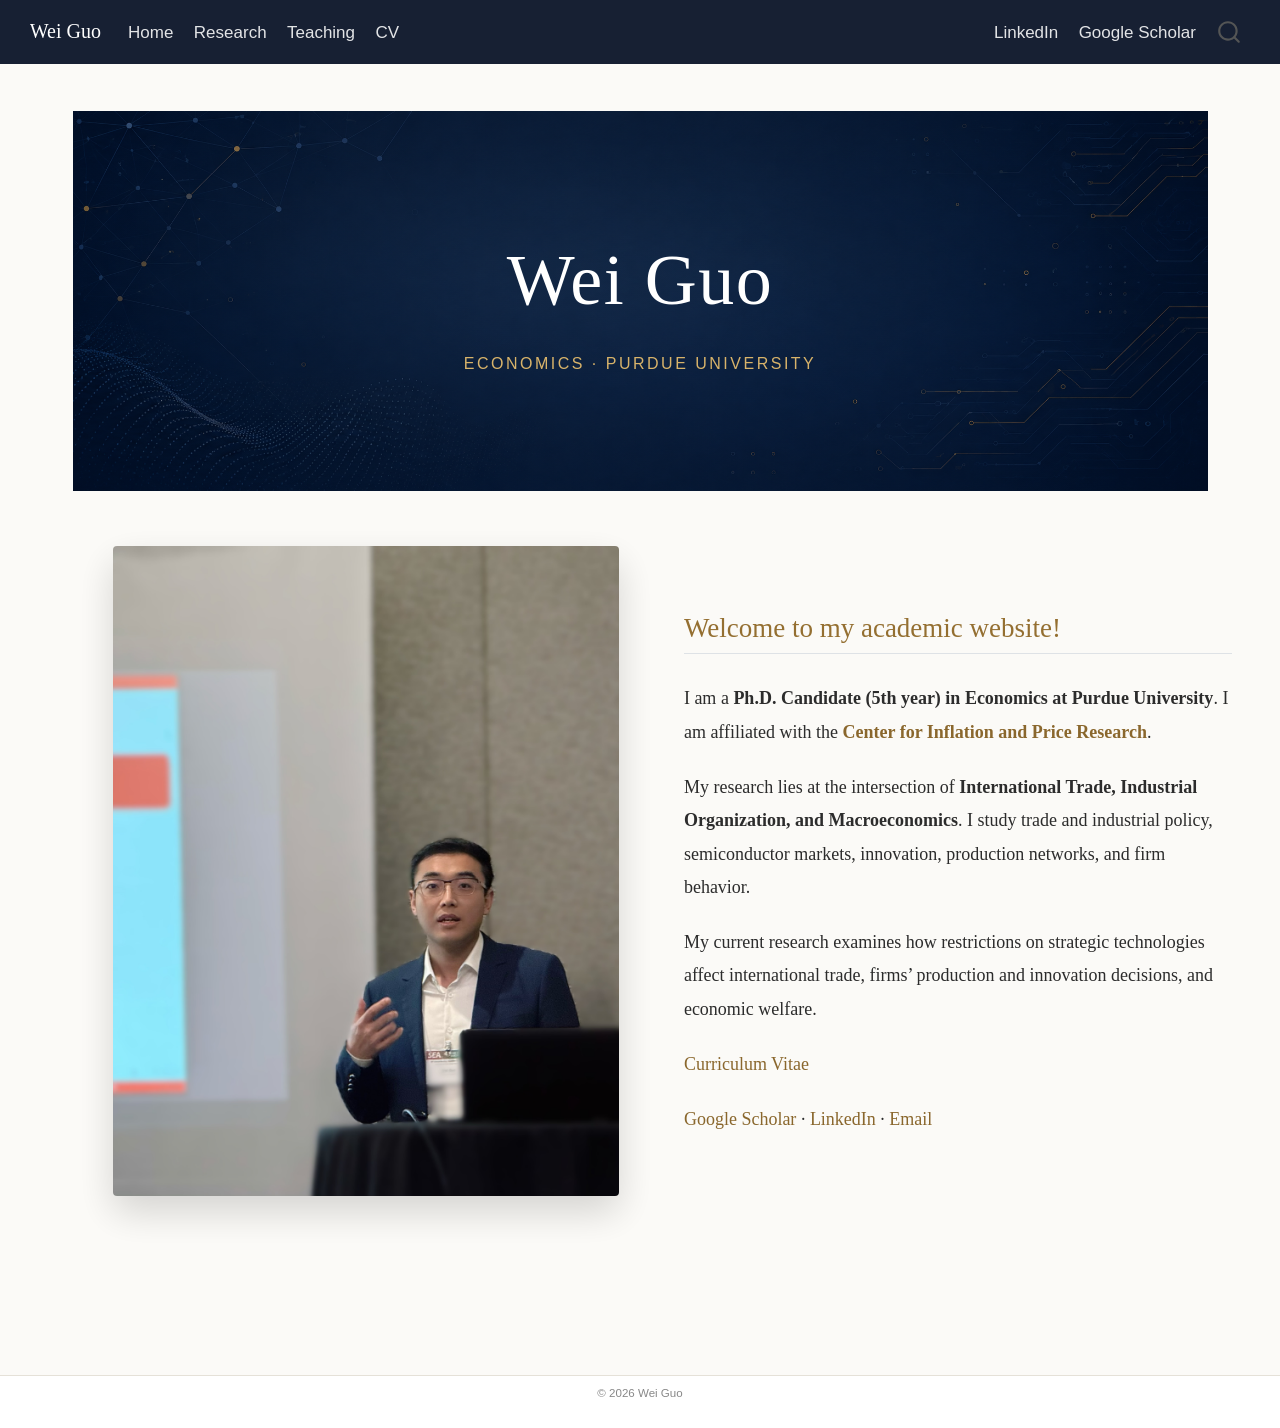
<file: docs/index.html>
<!DOCTYPE html>
<html xmlns="http://www.w3.org/1999/xhtml" lang="en" xml:lang="en"><head>

<meta charset="utf-8">
<meta name="generator" content="quarto-1.10.18">

<meta name="viewport" content="width=device-width, initial-scale=1.0, user-scalable=yes">


<title>Home – Wei Guo</title>
<style>
/* Default styles provided by pandoc.
** See https://pandoc.org/MANUAL.html#variables-for-html for config info.
*/
span.smallcaps{font-variant: small-caps;}
div.columns{display: flex; gap: 1.5em;}
div.column{flex: auto;}
@media screen {
div.columns{gap: min(4vw, 1.5em);}
div.column{overflow-x: auto;}
}
div.hanging-indent{margin-left: 1.5em; text-indent: -1.5em;}
ul.task-list{list-style: none;}
ul.task-list li input[type="checkbox"] {
  width: 0.8em;
  margin: 0 0.8em 0.2em -1em; /* quarto-specific, see https://github.com/quarto-dev/quarto-cli/issues/4556 */ 
  vertical-align: middle;
}
</style>


<script src="site_libs/quarto-nav/quarto-nav.js"></script>
<script src="site_libs/quarto-nav/headroom.min.js"></script>
<script src="site_libs/clipboard/clipboard.min.js"></script>
<script src="site_libs/quarto-search/autocomplete.umd.js"></script>
<script src="site_libs/quarto-search/fuse.min.js"></script>
<script src="site_libs/quarto-search/quarto-search.js"></script>
<meta name="quarto:offset" content="./">
<script src="site_libs/quarto-html/quarto.js" type="module"></script>
<script src="site_libs/quarto-html/tabsets/tabsets.js" type="module"></script>
<script src="site_libs/quarto-html/popper.min.js"></script>
<script src="site_libs/quarto-html/tippy.umd.min.js"></script>
<link href="site_libs/quarto-html/tippy.css" rel="stylesheet">
<link href="site_libs/quarto-html/quarto-syntax-highlighting-64a204ab8560d761af7679ceaba22944.css" rel="stylesheet" id="quarto-text-highlighting-styles">
<script src="site_libs/bootstrap/bootstrap.min.js"></script>
<link href="site_libs/bootstrap/bootstrap-icons.css" rel="stylesheet">
<link href="site_libs/bootstrap/bootstrap-1e1e4f9f09d3f588d6eb110a00621815.min.css" rel="stylesheet" append-hash="true" id="quarto-bootstrap" data-mode="light">
<script id="quarto-search-options" type="application/json">{
  "location": "navbar",
  "copy-button": false,
  "collapse-after": 3,
  "panel-placement": "end",
  "type": "overlay",
  "limit": 50,
  "keyboard-shortcut": [
    "f",
    "/",
    "s"
  ],
  "show-item-context": false,
  "language": {
    "search-no-results-text": "No results",
    "search-matching-documents-text": "matching documents",
    "search-copy-link-title": "Copy link to search",
    "search-hide-matches-text": "Hide additional matches",
    "search-more-match-text": "more match in this document",
    "search-more-matches-text": "more matches in this document",
    "search-clear-button-title": "Clear",
    "search-text-placeholder": "",
    "search-detached-cancel-button-title": "Cancel",
    "search-submit-button-title": "Submit",
    "search-label": "Search"
  }
}</script>
<style>html{ scroll-behavior: smooth; }</style>


<link rel="stylesheet" href="styles.css">
</head>

<body class="nav-fixed quarto-light">

<div id="quarto-search-results"></div>
  <header id="quarto-header" class="headroom fixed-top">
    <nav class="navbar navbar-expand-lg " data-bs-theme="dark">
      <div class="navbar-container container-fluid">
      <div class="navbar-brand-container mx-auto">
    <a class="navbar-brand" href="./index.html">
    <span class="navbar-title">Wei Guo</span>
    </a>
  </div>
            <div id="quarto-search" class="" title="Search"></div>
          <button class="navbar-toggler" type="button" data-bs-toggle="collapse" data-bs-target="#navbarCollapse" aria-controls="navbarCollapse" role="menu" aria-expanded="false" aria-label="Toggle navigation" onclick="if (window.quartoToggleHeadroom) { window.quartoToggleHeadroom(); }">
  <span class="navbar-toggler-icon"></span>
</button>
          <div class="collapse navbar-collapse" id="navbarCollapse">
            <ul class="navbar-nav navbar-nav-scroll me-auto">
  <li class="nav-item">
    <a class="nav-link active" href="./index.html" aria-current="page"> 
<span class="menu-text">Home</span></a>
  </li>  
  <li class="nav-item">
    <a class="nav-link" href="./research.html"> 
<span class="menu-text">Research</span></a>
  </li>  
  <li class="nav-item">
    <a class="nav-link" href="./teaching.html"> 
<span class="menu-text">Teaching</span></a>
  </li>  
  <li class="nav-item">
    <a class="nav-link" href="./cv.html"> 
<span class="menu-text">CV</span></a>
  </li>  
</ul>
            <ul class="navbar-nav navbar-nav-scroll ms-auto">
  <li class="nav-item">
    <a class="nav-link" href="https://www.linkedin.com/in/wei-guo-b90880364/"> 
<span class="menu-text">LinkedIn</span></a>
  </li>  
  <li class="nav-item">
    <a class="nav-link" href="https://scholar.google.com/citations?user=JTBf1YQAAAAJ&amp;hl=zh-CN"> 
<span class="menu-text">Google Scholar</span></a>
  </li>  
</ul>
          </div> <!-- /navcollapse -->
            <div class="quarto-navbar-tools">
</div>
      </div> <!-- /container-fluid -->
    </nav>
</header>
<!-- content -->
<div id="quarto-content" class="quarto-container page-columns page-rows-contents page-layout-full page-navbar">
<!-- sidebar -->
<!-- margin-sidebar -->
    
<!-- main -->
<main class="content column-page" id="quarto-document-content"><header id="title-block-header" class="quarto-title-block"><h1 class="title display-7">Home</h1></header>

<header id="title-block-header">


</header>


<div class="name-banner">
<div class="banner-name">
Wei Guo
</div>
<div class="banner-subtitle">
Economics · Purdue University
</div>
</div>
<div class="homepage-main">
<div class="homepage-photo">
<p><img src="profile.jpg" class="profile-photo img-fluid"></p>
</div>
<section id="welcome-to-my-academic-website" class="level2 homepage-about">
<h2 data-anchor-id="welcome-to-my-academic-website">Welcome to my academic website!</h2>
<p>I am a <strong>Ph.D.&nbsp;Candidate (5th year) in Economics at Purdue University</strong>. I am affiliated with the <a href="https://business.purdue.edu/centers/center-for-inflation-and-price-research/people.php" class="intro-link"><strong>Center for Inflation and Price Research</strong></a>.</p>
<p>My research lies at the intersection of <strong>International Trade, Industrial Organization, and Macroeconomics</strong>. I study trade and industrial policy, semiconductor markets, innovation, production networks, and firm behavior.</p>
<p>My current research examines how restrictions on strategic technologies affect international trade, firms’ production and innovation decisions, and economic welfare.</p>
<p><a href="Wei.pdf" class="intro-link">Curriculum Vitae</a></p>
<p><a href="https://scholar.google.com/citations?user=JTBf1YQAAAAJ&amp;hl=zh-CN" class="intro-link">Google Scholar</a> · <a href="https://www.linkedin.com/in/wei-guo-b90880364/" class="intro-link">LinkedIn</a> · <a href="mailto:guo720@purdue.edu" class="intro-link">Email</a></p>
</section>
</div>



</main> <!-- /main -->
<script id="quarto-html-after-body" type="application/javascript">
  window.document.addEventListener("DOMContentLoaded", function (event) {
    const isCodeAnnotation = (el) => {
      for (const clz of el.classList) {
        if (clz.startsWith('code-annotation-')) {                     
          return true;
        }
      }
      return false;
    }
    const onCopySuccess = function(e) {
      // button target
      const button = e.trigger;
      // don't keep focus
      button.blur();
      // flash "checked"
      button.classList.add('code-copy-button-checked');
      var currentTitle = button.getAttribute("title");
      button.setAttribute("title", "Copied!");
      let tooltip;
      if (window.bootstrap) {
        button.setAttribute("data-bs-toggle", "tooltip");
        button.setAttribute("data-bs-placement", "left");
        button.setAttribute("data-bs-title", "Copied!");
        tooltip = new bootstrap.Tooltip(button, 
          { trigger: "manual", 
            customClass: "code-copy-button-tooltip",
            offset: [0, -8]});
        tooltip.show();    
      }
      setTimeout(function() {
        if (tooltip) {
          tooltip.hide();
          button.removeAttribute("data-bs-title");
          button.removeAttribute("data-bs-toggle");
          button.removeAttribute("data-bs-placement");
        }
        button.setAttribute("title", currentTitle);
        button.classList.remove('code-copy-button-checked');
      }, 1000);
      // clear code selection
      e.clearSelection();
    }
    const getTextToCopy = function(trigger) {
      const outerScaffold = trigger.parentElement.cloneNode(true);
      const codeEl = outerScaffold.querySelector('code');
      for (const childEl of codeEl.children) {
        if (isCodeAnnotation(childEl)) {
          childEl.remove();
        }
      }
      return codeEl.innerText;
    }
    const clipboard = new window.ClipboardJS('.code-copy-button:not([data-in-quarto-modal])', {
      text: getTextToCopy
    });
    clipboard.on('success', onCopySuccess);
    if (window.document.getElementById('quarto-embedded-source-code-modal')) {
      const clipboardModal = new window.ClipboardJS('.code-copy-button[data-in-quarto-modal]', {
        text: getTextToCopy,
        container: window.document.getElementById('quarto-embedded-source-code-modal')
      });
      clipboardModal.on('success', onCopySuccess);
    }
      var localhostRegex = new RegExp(/^(?:http|https):\/\/localhost\:?[0-9]*\//);
      var mailtoRegex = new RegExp(/^mailto:/);
        var filterRegex = new RegExp('/' + window.location.host + '/');
      var isInternal = (href) => {
          return filterRegex.test(href) || localhostRegex.test(href) || mailtoRegex.test(href);
      }
      // Inspect non-navigation links and adorn them if external
     var links = window.document.querySelectorAll('a[href]:not(.nav-link):not(.navbar-brand):not(.toc-action):not(.sidebar-link):not(.sidebar-item-toggle):not(.pagination-link):not(.no-external):not([aria-hidden]):not(.dropdown-item):not(.quarto-navigation-tool):not(.about-link)');
      for (var i=0; i<links.length; i++) {
        const link = links[i];
        if (!isInternal(link.href)) {
          // undo the damage that might have been done by quarto-nav.js in the case of
          // links that we want to consider external
          if (link.dataset.originalHref !== undefined) {
            link.href = link.dataset.originalHref;
          }
        }
      }
    function tippyHover(el, contentFn, onTriggerFn, onUntriggerFn) {
      const config = {
        allowHTML: true,
        maxWidth: 500,
        delay: 100,
        arrow: false,
        appendTo: function(el) {
            return el.parentElement;
        },
        interactive: true,
        interactiveBorder: 10,
        theme: 'quarto',
        placement: 'bottom-start',
      };
      if (contentFn) {
        config.content = contentFn;
      }
      if (onTriggerFn) {
        config.onTrigger = onTriggerFn;
      }
      if (onUntriggerFn) {
        config.onUntrigger = onUntriggerFn;
      }
      window.tippy(el, config); 
    }
    const noterefs = window.document.querySelectorAll('a[role="doc-noteref"]');
    for (var i=0; i<noterefs.length; i++) {
      const ref = noterefs[i];
      tippyHover(ref, function() {
        // use id or data attribute instead here
        let href = ref.getAttribute('data-footnote-href') || ref.getAttribute('href');
        try { href = new URL(href).hash; } catch {}
        const id = href.replace(/^#\/?/, "");
        const note = window.document.getElementById(id);
        if (note) {
          return note.innerHTML;
        } else {
          return "";
        }
      });
    }
    const xrefs = window.document.querySelectorAll('a.quarto-xref');
    const processXRef = (id, note) => {
      // Strip column container classes
      const stripColumnClz = (el) => {
        el.classList.remove("page-full", "page-columns");
        if (el.children) {
          for (const child of el.children) {
            stripColumnClz(child);
          }
        }
      }
      stripColumnClz(note)
      if (id === null || id.startsWith('sec-')) {
        // Special case sections, only their first couple elements
        const container = document.createElement("div");
        if (note.children && note.children.length > 2) {
          container.appendChild(note.children[0].cloneNode(true));
          for (let i = 1; i < note.children.length; i++) {
            const child = note.children[i];
            if (child.tagName === "P" && child.innerText === "") {
              continue;
            } else {
              container.appendChild(child.cloneNode(true));
              break;
            }
          }
          if (window.Quarto?.typesetMath) {
            window.Quarto.typesetMath(container);
          }
          return container.innerHTML
        } else {
          if (window.Quarto?.typesetMath) {
            window.Quarto.typesetMath(note);
          }
          return note.innerHTML;
        }
      } else {
        // Remove any anchor links if they are present
        const anchorLink = note.querySelector('a.anchorjs-link');
        if (anchorLink) {
          anchorLink.remove();
        }
        if (window.Quarto?.typesetMath) {
          window.Quarto.typesetMath(note);
        }
        if (note.classList.contains("callout")) {
          return note.outerHTML;
        } else {
          return note.innerHTML;
        }
      }
    }
    for (var i=0; i<xrefs.length; i++) {
      const xref = xrefs[i];
      tippyHover(xref, undefined, function(instance) {
        instance.disable();
        let url = xref.getAttribute('href');
        let hash = undefined; 
        if (url.startsWith('#')) {
          hash = url;
        } else {
          try { hash = new URL(url).hash; } catch {}
        }
        if (hash) {
          const id = hash.replace(/^#\/?/, "");
          const note = window.document.getElementById(id);
          if (note !== null) {
            try {
              const html = processXRef(id, note.cloneNode(true));
              instance.setContent(html);
            } finally {
              instance.enable();
              instance.show();
            }
          } else {
            // See if we can fetch this
            fetch(url.split('#')[0])
            .then(res => res.text())
            .then(html => {
              const parser = new DOMParser();
              const htmlDoc = parser.parseFromString(html, "text/html");
              const note = htmlDoc.getElementById(id);
              if (note !== null) {
                const html = processXRef(id, note);
                instance.setContent(html);
              } 
            }).finally(() => {
              instance.enable();
              instance.show();
            });
          }
        } else {
          // See if we can fetch a full url (with no hash to target)
          // This is a special case and we should probably do some content thinning / targeting
          fetch(url)
          .then(res => res.text())
          .then(html => {
            const parser = new DOMParser();
            const htmlDoc = parser.parseFromString(html, "text/html");
            const note = htmlDoc.querySelector('main.content');
            if (note !== null) {
              // This should only happen for chapter cross references
              // (since there is no id in the URL)
              // remove the first header
              if (note.children.length > 0 && note.children[0].tagName === "HEADER") {
                note.children[0].remove();
              }
              const html = processXRef(null, note);
              instance.setContent(html);
            } 
          }).finally(() => {
            instance.enable();
            instance.show();
          });
        }
      }, function(instance) {
      });
    }
        let selectedAnnoteEl;
        const selectorForAnnotation = ( cell, annotation) => {
          let cellAttr = 'data-code-cell="' + cell + '"';
          let lineAttr = 'data-code-annotation="' +  annotation + '"';
          const selector = 'span[' + cellAttr + '][' + lineAttr + ']';
          return selector;
        }
        const selectCodeLines = (annoteEl) => {
          const doc = window.document;
          const targetCell = annoteEl.getAttribute("data-target-cell");
          const targetAnnotation = annoteEl.getAttribute("data-target-annotation");
          const annoteSpan = window.document.querySelector(selectorForAnnotation(targetCell, targetAnnotation));
          const lines = annoteSpan.getAttribute("data-code-lines").split(",");
          const lineIds = lines.map((line) => {
            return targetCell + "-" + line;
          })
          let top = null;
          let height = null;
          let parent = null;
          if (lineIds.length > 0) {
              //compute the position of the single el (top and bottom and make a div)
              const el = window.document.getElementById(lineIds[0]);
              top = el.offsetTop;
              height = el.offsetHeight;
              parent = el.parentElement.parentElement;
            if (lineIds.length > 1) {
              const lastEl = window.document.getElementById(lineIds[lineIds.length - 1]);
              const bottom = lastEl.offsetTop + lastEl.offsetHeight;
              height = bottom - top;
            }
            if (top !== null && height !== null && parent !== null) {
              // cook up a div (if necessary) and position it 
              let div = window.document.getElementById("code-annotation-line-highlight");
              if (div === null) {
                div = window.document.createElement("div");
                div.setAttribute("id", "code-annotation-line-highlight");
                div.style.position = 'absolute';
                parent.appendChild(div);
              }
              div.style.top = top - 2 + "px";
              div.style.height = height + 4 + "px";
              div.style.left = 0;
              let gutterDiv = window.document.getElementById("code-annotation-line-highlight-gutter");
              if (gutterDiv === null) {
                gutterDiv = window.document.createElement("div");
                gutterDiv.setAttribute("id", "code-annotation-line-highlight-gutter");
                gutterDiv.style.position = 'absolute';
                const codeCell = window.document.getElementById(targetCell);
                const gutter = codeCell.querySelector('.code-annotation-gutter');
                gutter.appendChild(gutterDiv);
              }
              gutterDiv.style.top = top - 2 + "px";
              gutterDiv.style.height = height + 4 + "px";
            }
            selectedAnnoteEl = annoteEl;
          }
        };
        const unselectCodeLines = () => {
          const elementsIds = ["code-annotation-line-highlight", "code-annotation-line-highlight-gutter"];
          elementsIds.forEach((elId) => {
            const div = window.document.getElementById(elId);
            if (div) {
              div.remove();
            }
          });
          selectedAnnoteEl = undefined;
        };
          // Handle positioning of the toggle
      window.addEventListener(
        "resize",
        throttle(() => {
          elRect = undefined;
          if (selectedAnnoteEl) {
            selectCodeLines(selectedAnnoteEl);
          }
        }, 10)
      );
      function throttle(fn, ms) {
      let throttle = false;
      let timer;
        return (...args) => {
          if(!throttle) { // first call gets through
              fn.apply(this, args);
              throttle = true;
          } else { // all the others get throttled
              if(timer) clearTimeout(timer); // cancel #2
              timer = setTimeout(() => {
                fn.apply(this, args);
                timer = throttle = false;
              }, ms);
          }
        };
      }
        // Attach click handler to the DT
        const annoteDls = window.document.querySelectorAll('dt[data-target-cell]');
        for (const annoteDlNode of annoteDls) {
          annoteDlNode.addEventListener('click', (event) => {
            const clickedEl = event.target;
            if (clickedEl !== selectedAnnoteEl) {
              unselectCodeLines();
              const activeEl = window.document.querySelector('dt[data-target-cell].code-annotation-active');
              if (activeEl) {
                activeEl.classList.remove('code-annotation-active');
              }
              selectCodeLines(clickedEl);
              clickedEl.classList.add('code-annotation-active');
            } else {
              // Unselect the line
              unselectCodeLines();
              clickedEl.classList.remove('code-annotation-active');
            }
          });
        }
    const findCites = (el) => {
      const parentEl = el.parentElement;
      if (parentEl) {
        const cites = parentEl.dataset.cites;
        if (cites) {
          return {
            el,
            cites: cites.split(' ')
          };
        } else {
          return findCites(el.parentElement)
        }
      } else {
        return undefined;
      }
    };
    var bibliorefs = window.document.querySelectorAll('a[role="doc-biblioref"]');
    for (var i=0; i<bibliorefs.length; i++) {
      const ref = bibliorefs[i];
      const citeInfo = findCites(ref);
      if (citeInfo) {
        tippyHover(citeInfo.el, function() {
          var popup = window.document.createElement('div');
          citeInfo.cites.forEach(function(cite) {
            var citeDiv = window.document.createElement('div');
            citeDiv.classList.add('hanging-indent');
            citeDiv.classList.add('csl-entry');
            var biblioDiv = window.document.getElementById('ref-' + cite);
            if (biblioDiv) {
              citeDiv.innerHTML = biblioDiv.innerHTML;
            }
            popup.appendChild(citeDiv);
          });
          return popup.innerHTML;
        });
      }
    }
  });
  </script>
</div> <!-- /content -->
<footer class="footer">
  <div class="nav-footer">
    <div class="nav-footer-left">
      &nbsp;
    </div>   
    <div class="nav-footer-center">
<p>© 2026 Wei Guo</p>
</div>
    <div class="nav-footer-right">
      &nbsp;
    </div>
  </div>
</footer>




<script src="site_libs/quarto-html/zenscroll-min.js"></script>
</body></html>
</file>
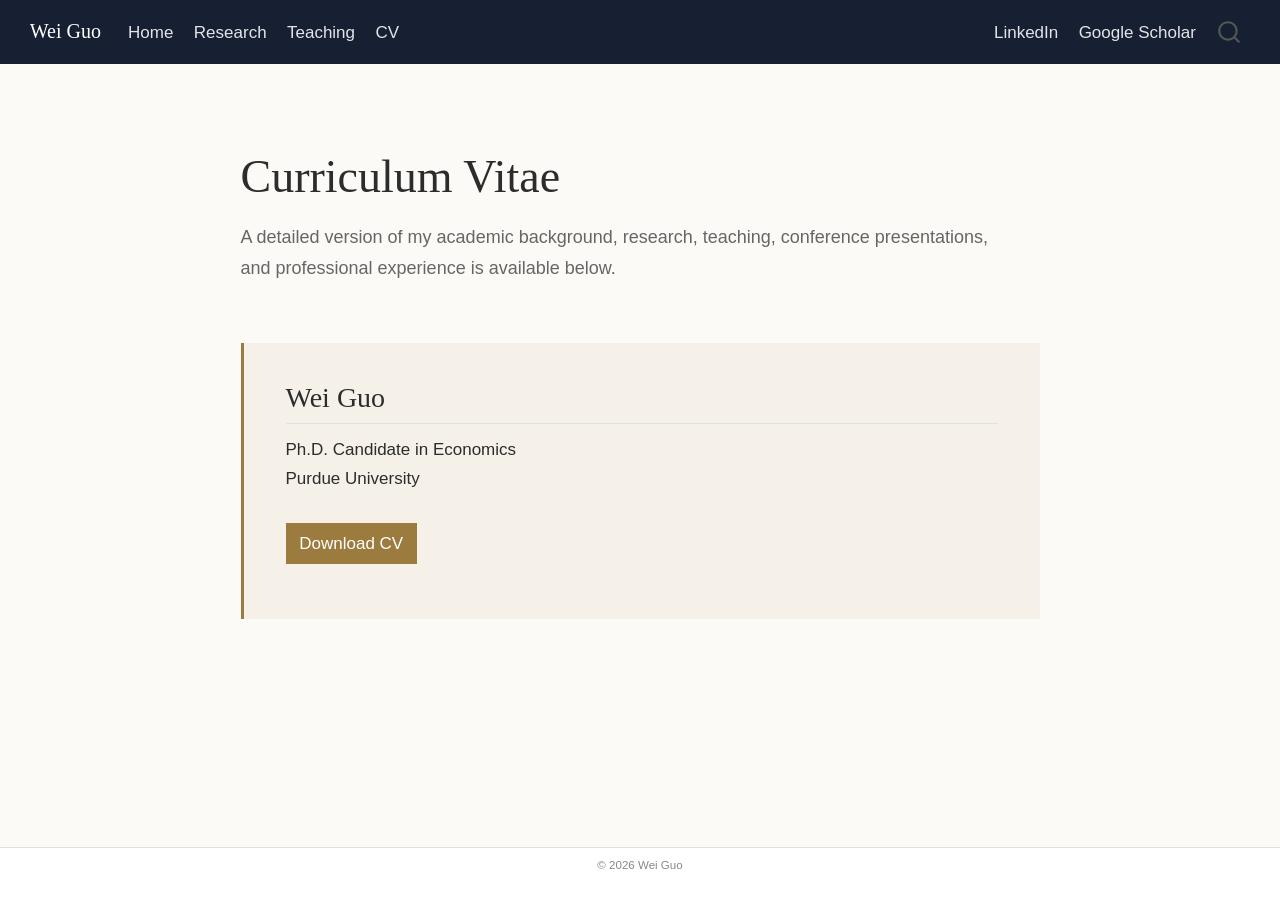
<file: docs/cv.html>
<!DOCTYPE html>
<html xmlns="http://www.w3.org/1999/xhtml" lang="en" xml:lang="en"><head>

<meta charset="utf-8">
<meta name="generator" content="quarto-1.10.18">

<meta name="viewport" content="width=device-width, initial-scale=1.0, user-scalable=yes">


<title>CV – Wei Guo</title>
<style>
/* Default styles provided by pandoc.
** See https://pandoc.org/MANUAL.html#variables-for-html for config info.
*/
span.smallcaps{font-variant: small-caps;}
div.columns{display: flex; gap: 1.5em;}
div.column{flex: auto;}
@media screen {
div.columns{gap: min(4vw, 1.5em);}
div.column{overflow-x: auto;}
}
div.hanging-indent{margin-left: 1.5em; text-indent: -1.5em;}
ul.task-list{list-style: none;}
ul.task-list li input[type="checkbox"] {
  width: 0.8em;
  margin: 0 0.8em 0.2em -1em; /* quarto-specific, see https://github.com/quarto-dev/quarto-cli/issues/4556 */ 
  vertical-align: middle;
}
</style>


<script src="site_libs/quarto-nav/quarto-nav.js"></script>
<script src="site_libs/quarto-nav/headroom.min.js"></script>
<script src="site_libs/clipboard/clipboard.min.js"></script>
<script src="site_libs/quarto-search/autocomplete.umd.js"></script>
<script src="site_libs/quarto-search/fuse.min.js"></script>
<script src="site_libs/quarto-search/quarto-search.js"></script>
<meta name="quarto:offset" content="./">
<script src="site_libs/quarto-html/quarto.js" type="module"></script>
<script src="site_libs/quarto-html/tabsets/tabsets.js" type="module"></script>
<script src="site_libs/quarto-html/popper.min.js"></script>
<script src="site_libs/quarto-html/tippy.umd.min.js"></script>
<link href="site_libs/quarto-html/tippy.css" rel="stylesheet">
<link href="site_libs/quarto-html/quarto-syntax-highlighting-64a204ab8560d761af7679ceaba22944.css" rel="stylesheet" id="quarto-text-highlighting-styles">
<script src="site_libs/bootstrap/bootstrap.min.js"></script>
<link href="site_libs/bootstrap/bootstrap-icons.css" rel="stylesheet">
<link href="site_libs/bootstrap/bootstrap-1e1e4f9f09d3f588d6eb110a00621815.min.css" rel="stylesheet" append-hash="true" id="quarto-bootstrap" data-mode="light">
<script id="quarto-search-options" type="application/json">{
  "location": "navbar",
  "copy-button": false,
  "collapse-after": 3,
  "panel-placement": "end",
  "type": "overlay",
  "limit": 50,
  "keyboard-shortcut": [
    "f",
    "/",
    "s"
  ],
  "show-item-context": false,
  "language": {
    "search-no-results-text": "No results",
    "search-matching-documents-text": "matching documents",
    "search-copy-link-title": "Copy link to search",
    "search-hide-matches-text": "Hide additional matches",
    "search-more-match-text": "more match in this document",
    "search-more-matches-text": "more matches in this document",
    "search-clear-button-title": "Clear",
    "search-text-placeholder": "",
    "search-detached-cancel-button-title": "Cancel",
    "search-submit-button-title": "Submit",
    "search-label": "Search"
  }
}</script>
<style>html{ scroll-behavior: smooth; }</style>


<link rel="stylesheet" href="styles.css">
</head>

<body class="nav-fixed fullcontent quarto-light">

<div id="quarto-search-results"></div>
  <header id="quarto-header" class="headroom fixed-top">
    <nav class="navbar navbar-expand-lg " data-bs-theme="dark">
      <div class="navbar-container container-fluid">
      <div class="navbar-brand-container mx-auto">
    <a class="navbar-brand" href="./index.html">
    <span class="navbar-title">Wei Guo</span>
    </a>
  </div>
            <div id="quarto-search" class="" title="Search"></div>
          <button class="navbar-toggler" type="button" data-bs-toggle="collapse" data-bs-target="#navbarCollapse" aria-controls="navbarCollapse" role="menu" aria-expanded="false" aria-label="Toggle navigation" onclick="if (window.quartoToggleHeadroom) { window.quartoToggleHeadroom(); }">
  <span class="navbar-toggler-icon"></span>
</button>
          <div class="collapse navbar-collapse" id="navbarCollapse">
            <ul class="navbar-nav navbar-nav-scroll me-auto">
  <li class="nav-item">
    <a class="nav-link" href="./index.html"> 
<span class="menu-text">Home</span></a>
  </li>  
  <li class="nav-item">
    <a class="nav-link" href="./research.html"> 
<span class="menu-text">Research</span></a>
  </li>  
  <li class="nav-item">
    <a class="nav-link" href="./teaching.html"> 
<span class="menu-text">Teaching</span></a>
  </li>  
  <li class="nav-item">
    <a class="nav-link active" href="./cv.html" aria-current="page"> 
<span class="menu-text">CV</span></a>
  </li>  
</ul>
            <ul class="navbar-nav navbar-nav-scroll ms-auto">
  <li class="nav-item">
    <a class="nav-link" href="https://www.linkedin.com/in/wei-guo-b90880364/"> 
<span class="menu-text">LinkedIn</span></a>
  </li>  
  <li class="nav-item">
    <a class="nav-link" href="https://scholar.google.com/citations?user=JTBf1YQAAAAJ&amp;hl=zh-CN"> 
<span class="menu-text">Google Scholar</span></a>
  </li>  
</ul>
          </div> <!-- /navcollapse -->
            <div class="quarto-navbar-tools">
</div>
      </div> <!-- /container-fluid -->
    </nav>
</header>
<!-- content -->
<div id="quarto-content" class="quarto-container page-columns page-rows-contents page-layout-article page-navbar">
<!-- sidebar -->
<!-- margin-sidebar -->
    
<!-- main -->
<main class="content" id="quarto-document-content"><header id="title-block-header" class="quarto-title-block"><h1 class="title display-7">CV</h1></header>

<header id="title-block-header">


</header>


<section id="curriculum-vitae" class="level1 page-header">
<h1>Curriculum Vitae</h1>
<p>A detailed version of my academic background, research, teaching, conference presentations, and professional experience is available below.</p>
</section>
<section id="wei-guo" class="level2 cv-box">
<h2 data-anchor-id="wei-guo">Wei Guo</h2>
<p>Ph.D.&nbsp;Candidate in Economics<br>
Purdue University</p>
<p><a href="wei.pdf" class="btn btn-primary">Download CV</a></p>
</section>



</main> <!-- /main -->
<script id="quarto-html-after-body" type="application/javascript">
  window.document.addEventListener("DOMContentLoaded", function (event) {
    const isCodeAnnotation = (el) => {
      for (const clz of el.classList) {
        if (clz.startsWith('code-annotation-')) {                     
          return true;
        }
      }
      return false;
    }
    const onCopySuccess = function(e) {
      // button target
      const button = e.trigger;
      // don't keep focus
      button.blur();
      // flash "checked"
      button.classList.add('code-copy-button-checked');
      var currentTitle = button.getAttribute("title");
      button.setAttribute("title", "Copied!");
      let tooltip;
      if (window.bootstrap) {
        button.setAttribute("data-bs-toggle", "tooltip");
        button.setAttribute("data-bs-placement", "left");
        button.setAttribute("data-bs-title", "Copied!");
        tooltip = new bootstrap.Tooltip(button, 
          { trigger: "manual", 
            customClass: "code-copy-button-tooltip",
            offset: [0, -8]});
        tooltip.show();    
      }
      setTimeout(function() {
        if (tooltip) {
          tooltip.hide();
          button.removeAttribute("data-bs-title");
          button.removeAttribute("data-bs-toggle");
          button.removeAttribute("data-bs-placement");
        }
        button.setAttribute("title", currentTitle);
        button.classList.remove('code-copy-button-checked');
      }, 1000);
      // clear code selection
      e.clearSelection();
    }
    const getTextToCopy = function(trigger) {
      const outerScaffold = trigger.parentElement.cloneNode(true);
      const codeEl = outerScaffold.querySelector('code');
      for (const childEl of codeEl.children) {
        if (isCodeAnnotation(childEl)) {
          childEl.remove();
        }
      }
      return codeEl.innerText;
    }
    const clipboard = new window.ClipboardJS('.code-copy-button:not([data-in-quarto-modal])', {
      text: getTextToCopy
    });
    clipboard.on('success', onCopySuccess);
    if (window.document.getElementById('quarto-embedded-source-code-modal')) {
      const clipboardModal = new window.ClipboardJS('.code-copy-button[data-in-quarto-modal]', {
        text: getTextToCopy,
        container: window.document.getElementById('quarto-embedded-source-code-modal')
      });
      clipboardModal.on('success', onCopySuccess);
    }
      var localhostRegex = new RegExp(/^(?:http|https):\/\/localhost\:?[0-9]*\//);
      var mailtoRegex = new RegExp(/^mailto:/);
        var filterRegex = new RegExp('/' + window.location.host + '/');
      var isInternal = (href) => {
          return filterRegex.test(href) || localhostRegex.test(href) || mailtoRegex.test(href);
      }
      // Inspect non-navigation links and adorn them if external
     var links = window.document.querySelectorAll('a[href]:not(.nav-link):not(.navbar-brand):not(.toc-action):not(.sidebar-link):not(.sidebar-item-toggle):not(.pagination-link):not(.no-external):not([aria-hidden]):not(.dropdown-item):not(.quarto-navigation-tool):not(.about-link)');
      for (var i=0; i<links.length; i++) {
        const link = links[i];
        if (!isInternal(link.href)) {
          // undo the damage that might have been done by quarto-nav.js in the case of
          // links that we want to consider external
          if (link.dataset.originalHref !== undefined) {
            link.href = link.dataset.originalHref;
          }
        }
      }
    function tippyHover(el, contentFn, onTriggerFn, onUntriggerFn) {
      const config = {
        allowHTML: true,
        maxWidth: 500,
        delay: 100,
        arrow: false,
        appendTo: function(el) {
            return el.parentElement;
        },
        interactive: true,
        interactiveBorder: 10,
        theme: 'quarto',
        placement: 'bottom-start',
      };
      if (contentFn) {
        config.content = contentFn;
      }
      if (onTriggerFn) {
        config.onTrigger = onTriggerFn;
      }
      if (onUntriggerFn) {
        config.onUntrigger = onUntriggerFn;
      }
      window.tippy(el, config); 
    }
    const noterefs = window.document.querySelectorAll('a[role="doc-noteref"]');
    for (var i=0; i<noterefs.length; i++) {
      const ref = noterefs[i];
      tippyHover(ref, function() {
        // use id or data attribute instead here
        let href = ref.getAttribute('data-footnote-href') || ref.getAttribute('href');
        try { href = new URL(href).hash; } catch {}
        const id = href.replace(/^#\/?/, "");
        const note = window.document.getElementById(id);
        if (note) {
          return note.innerHTML;
        } else {
          return "";
        }
      });
    }
    const xrefs = window.document.querySelectorAll('a.quarto-xref');
    const processXRef = (id, note) => {
      // Strip column container classes
      const stripColumnClz = (el) => {
        el.classList.remove("page-full", "page-columns");
        if (el.children) {
          for (const child of el.children) {
            stripColumnClz(child);
          }
        }
      }
      stripColumnClz(note)
      if (id === null || id.startsWith('sec-')) {
        // Special case sections, only their first couple elements
        const container = document.createElement("div");
        if (note.children && note.children.length > 2) {
          container.appendChild(note.children[0].cloneNode(true));
          for (let i = 1; i < note.children.length; i++) {
            const child = note.children[i];
            if (child.tagName === "P" && child.innerText === "") {
              continue;
            } else {
              container.appendChild(child.cloneNode(true));
              break;
            }
          }
          if (window.Quarto?.typesetMath) {
            window.Quarto.typesetMath(container);
          }
          return container.innerHTML
        } else {
          if (window.Quarto?.typesetMath) {
            window.Quarto.typesetMath(note);
          }
          return note.innerHTML;
        }
      } else {
        // Remove any anchor links if they are present
        const anchorLink = note.querySelector('a.anchorjs-link');
        if (anchorLink) {
          anchorLink.remove();
        }
        if (window.Quarto?.typesetMath) {
          window.Quarto.typesetMath(note);
        }
        if (note.classList.contains("callout")) {
          return note.outerHTML;
        } else {
          return note.innerHTML;
        }
      }
    }
    for (var i=0; i<xrefs.length; i++) {
      const xref = xrefs[i];
      tippyHover(xref, undefined, function(instance) {
        instance.disable();
        let url = xref.getAttribute('href');
        let hash = undefined; 
        if (url.startsWith('#')) {
          hash = url;
        } else {
          try { hash = new URL(url).hash; } catch {}
        }
        if (hash) {
          const id = hash.replace(/^#\/?/, "");
          const note = window.document.getElementById(id);
          if (note !== null) {
            try {
              const html = processXRef(id, note.cloneNode(true));
              instance.setContent(html);
            } finally {
              instance.enable();
              instance.show();
            }
          } else {
            // See if we can fetch this
            fetch(url.split('#')[0])
            .then(res => res.text())
            .then(html => {
              const parser = new DOMParser();
              const htmlDoc = parser.parseFromString(html, "text/html");
              const note = htmlDoc.getElementById(id);
              if (note !== null) {
                const html = processXRef(id, note);
                instance.setContent(html);
              } 
            }).finally(() => {
              instance.enable();
              instance.show();
            });
          }
        } else {
          // See if we can fetch a full url (with no hash to target)
          // This is a special case and we should probably do some content thinning / targeting
          fetch(url)
          .then(res => res.text())
          .then(html => {
            const parser = new DOMParser();
            const htmlDoc = parser.parseFromString(html, "text/html");
            const note = htmlDoc.querySelector('main.content');
            if (note !== null) {
              // This should only happen for chapter cross references
              // (since there is no id in the URL)
              // remove the first header
              if (note.children.length > 0 && note.children[0].tagName === "HEADER") {
                note.children[0].remove();
              }
              const html = processXRef(null, note);
              instance.setContent(html);
            } 
          }).finally(() => {
            instance.enable();
            instance.show();
          });
        }
      }, function(instance) {
      });
    }
        let selectedAnnoteEl;
        const selectorForAnnotation = ( cell, annotation) => {
          let cellAttr = 'data-code-cell="' + cell + '"';
          let lineAttr = 'data-code-annotation="' +  annotation + '"';
          const selector = 'span[' + cellAttr + '][' + lineAttr + ']';
          return selector;
        }
        const selectCodeLines = (annoteEl) => {
          const doc = window.document;
          const targetCell = annoteEl.getAttribute("data-target-cell");
          const targetAnnotation = annoteEl.getAttribute("data-target-annotation");
          const annoteSpan = window.document.querySelector(selectorForAnnotation(targetCell, targetAnnotation));
          const lines = annoteSpan.getAttribute("data-code-lines").split(",");
          const lineIds = lines.map((line) => {
            return targetCell + "-" + line;
          })
          let top = null;
          let height = null;
          let parent = null;
          if (lineIds.length > 0) {
              //compute the position of the single el (top and bottom and make a div)
              const el = window.document.getElementById(lineIds[0]);
              top = el.offsetTop;
              height = el.offsetHeight;
              parent = el.parentElement.parentElement;
            if (lineIds.length > 1) {
              const lastEl = window.document.getElementById(lineIds[lineIds.length - 1]);
              const bottom = lastEl.offsetTop + lastEl.offsetHeight;
              height = bottom - top;
            }
            if (top !== null && height !== null && parent !== null) {
              // cook up a div (if necessary) and position it 
              let div = window.document.getElementById("code-annotation-line-highlight");
              if (div === null) {
                div = window.document.createElement("div");
                div.setAttribute("id", "code-annotation-line-highlight");
                div.style.position = 'absolute';
                parent.appendChild(div);
              }
              div.style.top = top - 2 + "px";
              div.style.height = height + 4 + "px";
              div.style.left = 0;
              let gutterDiv = window.document.getElementById("code-annotation-line-highlight-gutter");
              if (gutterDiv === null) {
                gutterDiv = window.document.createElement("div");
                gutterDiv.setAttribute("id", "code-annotation-line-highlight-gutter");
                gutterDiv.style.position = 'absolute';
                const codeCell = window.document.getElementById(targetCell);
                const gutter = codeCell.querySelector('.code-annotation-gutter');
                gutter.appendChild(gutterDiv);
              }
              gutterDiv.style.top = top - 2 + "px";
              gutterDiv.style.height = height + 4 + "px";
            }
            selectedAnnoteEl = annoteEl;
          }
        };
        const unselectCodeLines = () => {
          const elementsIds = ["code-annotation-line-highlight", "code-annotation-line-highlight-gutter"];
          elementsIds.forEach((elId) => {
            const div = window.document.getElementById(elId);
            if (div) {
              div.remove();
            }
          });
          selectedAnnoteEl = undefined;
        };
          // Handle positioning of the toggle
      window.addEventListener(
        "resize",
        throttle(() => {
          elRect = undefined;
          if (selectedAnnoteEl) {
            selectCodeLines(selectedAnnoteEl);
          }
        }, 10)
      );
      function throttle(fn, ms) {
      let throttle = false;
      let timer;
        return (...args) => {
          if(!throttle) { // first call gets through
              fn.apply(this, args);
              throttle = true;
          } else { // all the others get throttled
              if(timer) clearTimeout(timer); // cancel #2
              timer = setTimeout(() => {
                fn.apply(this, args);
                timer = throttle = false;
              }, ms);
          }
        };
      }
        // Attach click handler to the DT
        const annoteDls = window.document.querySelectorAll('dt[data-target-cell]');
        for (const annoteDlNode of annoteDls) {
          annoteDlNode.addEventListener('click', (event) => {
            const clickedEl = event.target;
            if (clickedEl !== selectedAnnoteEl) {
              unselectCodeLines();
              const activeEl = window.document.querySelector('dt[data-target-cell].code-annotation-active');
              if (activeEl) {
                activeEl.classList.remove('code-annotation-active');
              }
              selectCodeLines(clickedEl);
              clickedEl.classList.add('code-annotation-active');
            } else {
              // Unselect the line
              unselectCodeLines();
              clickedEl.classList.remove('code-annotation-active');
            }
          });
        }
    const findCites = (el) => {
      const parentEl = el.parentElement;
      if (parentEl) {
        const cites = parentEl.dataset.cites;
        if (cites) {
          return {
            el,
            cites: cites.split(' ')
          };
        } else {
          return findCites(el.parentElement)
        }
      } else {
        return undefined;
      }
    };
    var bibliorefs = window.document.querySelectorAll('a[role="doc-biblioref"]');
    for (var i=0; i<bibliorefs.length; i++) {
      const ref = bibliorefs[i];
      const citeInfo = findCites(ref);
      if (citeInfo) {
        tippyHover(citeInfo.el, function() {
          var popup = window.document.createElement('div');
          citeInfo.cites.forEach(function(cite) {
            var citeDiv = window.document.createElement('div');
            citeDiv.classList.add('hanging-indent');
            citeDiv.classList.add('csl-entry');
            var biblioDiv = window.document.getElementById('ref-' + cite);
            if (biblioDiv) {
              citeDiv.innerHTML = biblioDiv.innerHTML;
            }
            popup.appendChild(citeDiv);
          });
          return popup.innerHTML;
        });
      }
    }
  });
  </script>
</div> <!-- /content -->
<footer class="footer">
  <div class="nav-footer">
    <div class="nav-footer-left">
      &nbsp;
    </div>   
    <div class="nav-footer-center">
<p>© 2026 Wei Guo</p>
</div>
    <div class="nav-footer-right">
      &nbsp;
    </div>
  </div>
</footer>




<script src="site_libs/quarto-html/zenscroll-min.js"></script>
</body></html>
</file>
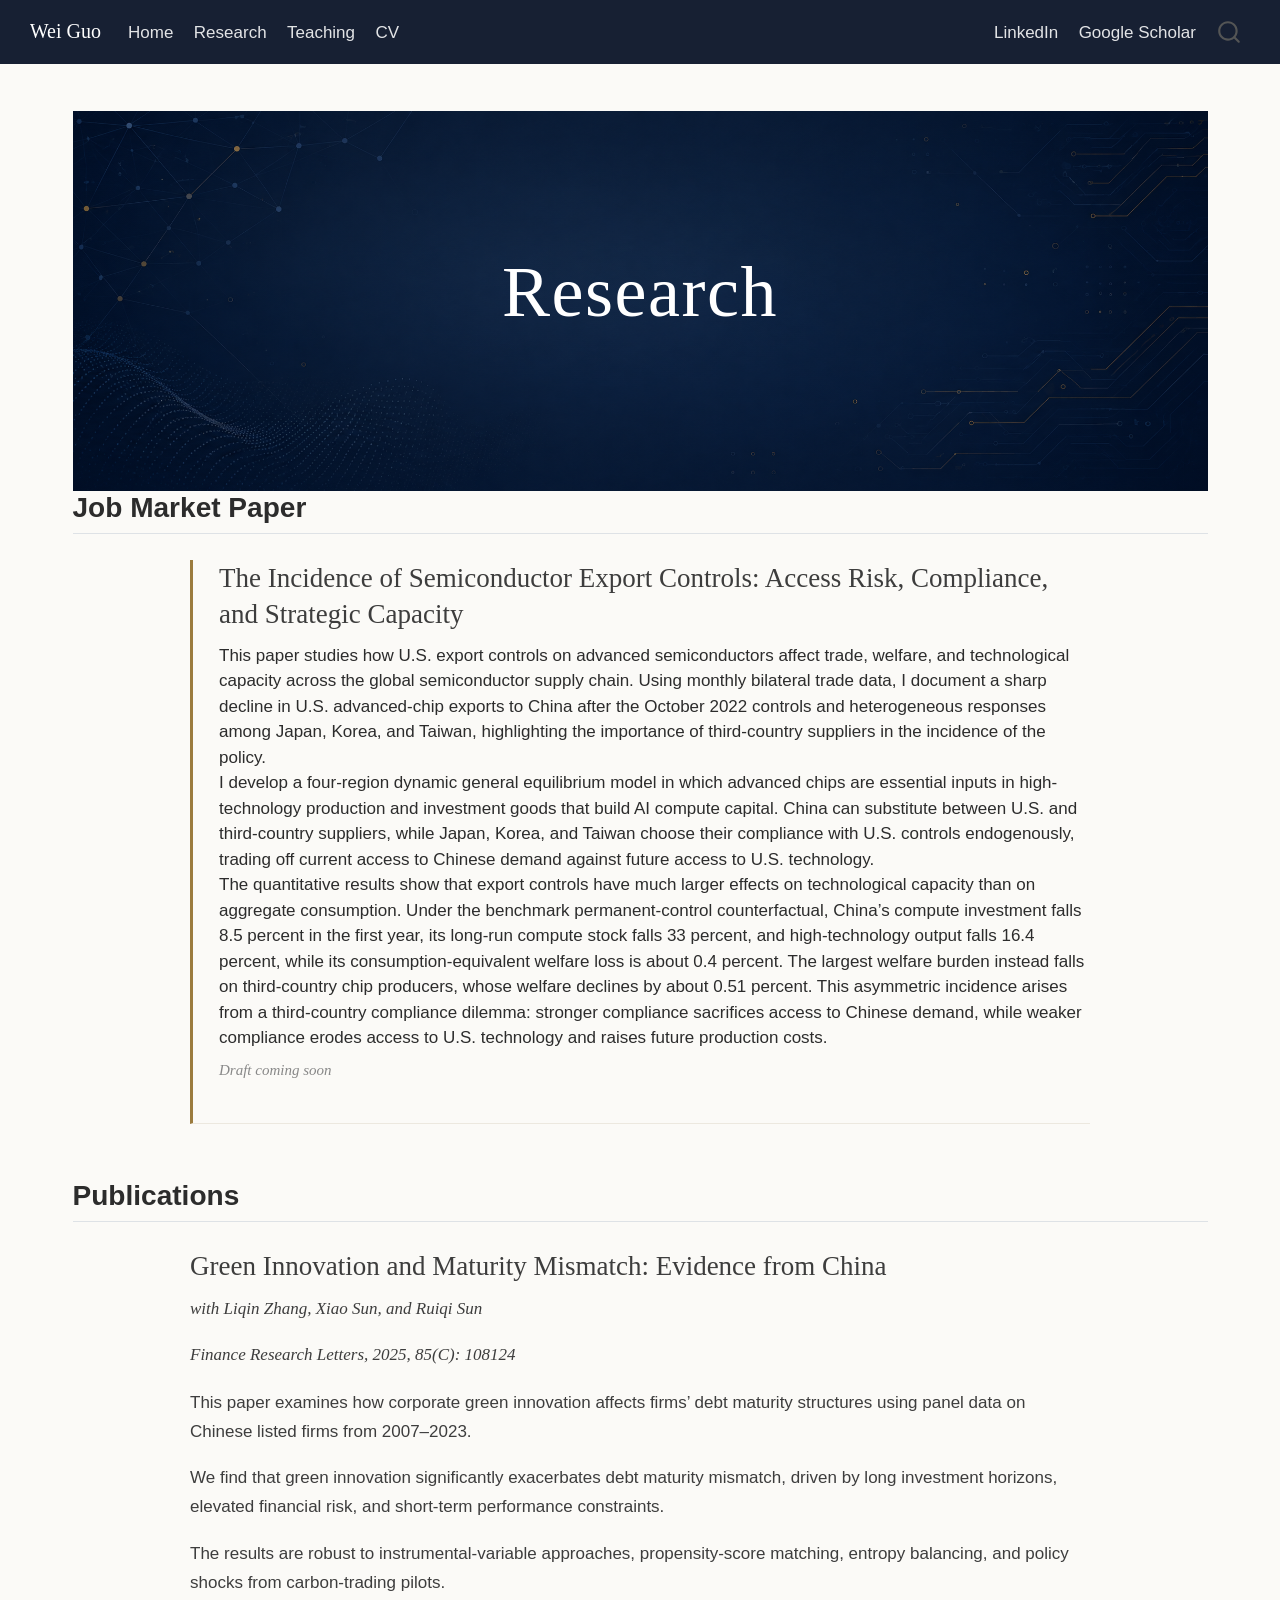
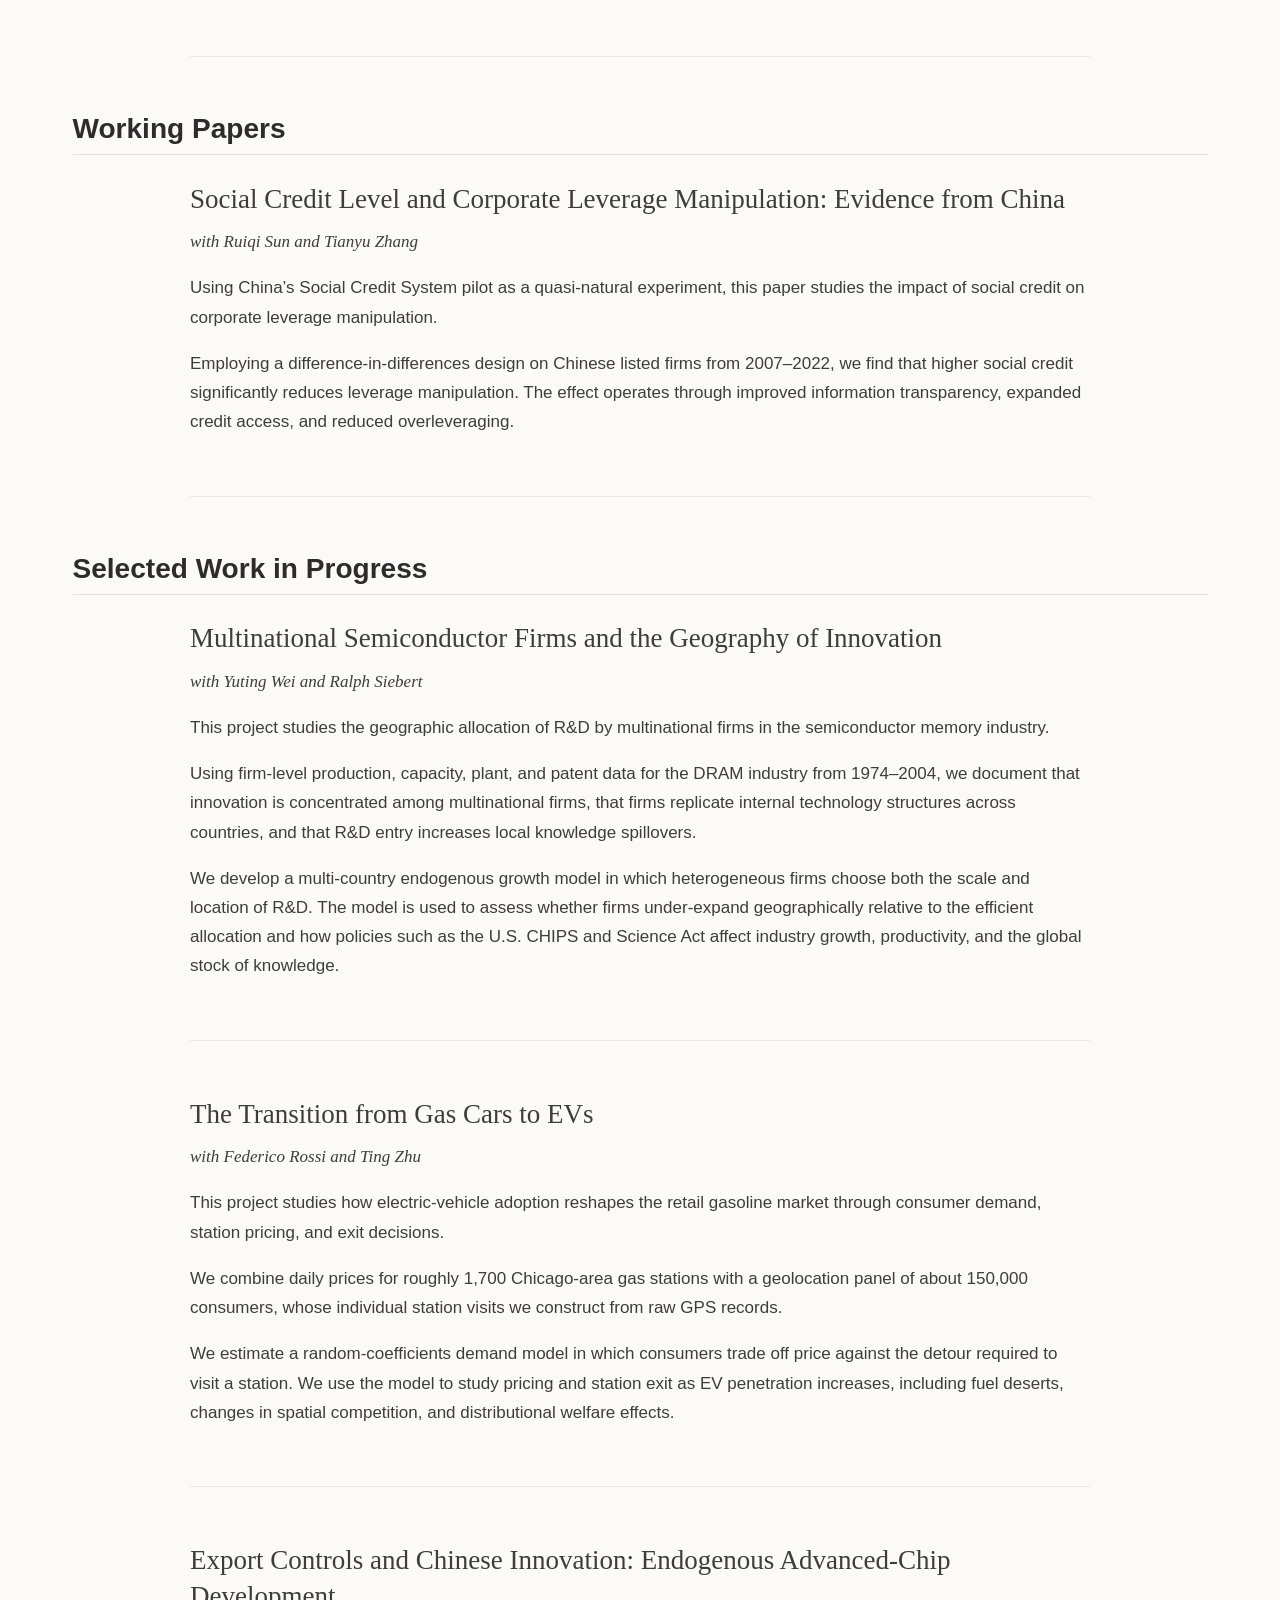
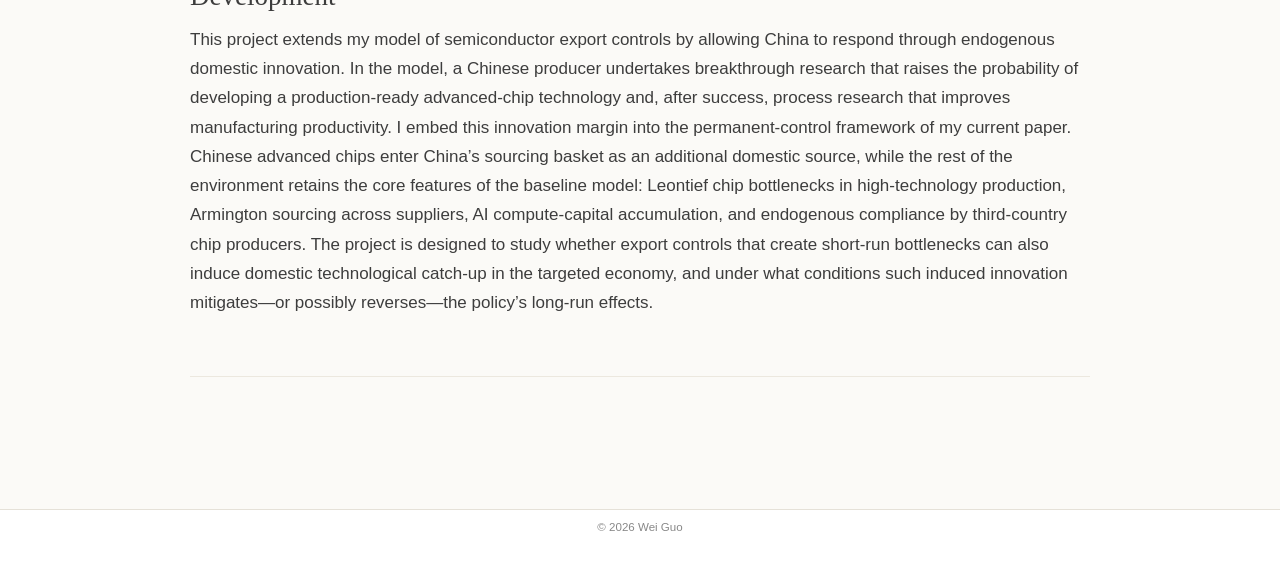
<file: docs/research.html>
<!DOCTYPE html>
<html xmlns="http://www.w3.org/1999/xhtml" lang="en" xml:lang="en"><head>

<meta charset="utf-8">
<meta name="generator" content="quarto-1.10.18">

<meta name="viewport" content="width=device-width, initial-scale=1.0, user-scalable=yes">


<title>Research – Wei Guo</title>
<style>
/* Default styles provided by pandoc.
** See https://pandoc.org/MANUAL.html#variables-for-html for config info.
*/
span.smallcaps{font-variant: small-caps;}
div.columns{display: flex; gap: 1.5em;}
div.column{flex: auto;}
@media screen {
div.columns{gap: min(4vw, 1.5em);}
div.column{overflow-x: auto;}
}
div.hanging-indent{margin-left: 1.5em; text-indent: -1.5em;}
ul.task-list{list-style: none;}
ul.task-list li input[type="checkbox"] {
  width: 0.8em;
  margin: 0 0.8em 0.2em -1em; /* quarto-specific, see https://github.com/quarto-dev/quarto-cli/issues/4556 */ 
  vertical-align: middle;
}
</style>


<script src="site_libs/quarto-nav/quarto-nav.js"></script>
<script src="site_libs/quarto-nav/headroom.min.js"></script>
<script src="site_libs/clipboard/clipboard.min.js"></script>
<script src="site_libs/quarto-search/autocomplete.umd.js"></script>
<script src="site_libs/quarto-search/fuse.min.js"></script>
<script src="site_libs/quarto-search/quarto-search.js"></script>
<meta name="quarto:offset" content="./">
<script src="site_libs/quarto-html/quarto.js" type="module"></script>
<script src="site_libs/quarto-html/tabsets/tabsets.js" type="module"></script>
<script src="site_libs/quarto-html/popper.min.js"></script>
<script src="site_libs/quarto-html/tippy.umd.min.js"></script>
<link href="site_libs/quarto-html/tippy.css" rel="stylesheet">
<link href="site_libs/quarto-html/quarto-syntax-highlighting-64a204ab8560d761af7679ceaba22944.css" rel="stylesheet" id="quarto-text-highlighting-styles">
<script src="site_libs/bootstrap/bootstrap.min.js"></script>
<link href="site_libs/bootstrap/bootstrap-icons.css" rel="stylesheet">
<link href="site_libs/bootstrap/bootstrap-1e1e4f9f09d3f588d6eb110a00621815.min.css" rel="stylesheet" append-hash="true" id="quarto-bootstrap" data-mode="light">
<script id="quarto-search-options" type="application/json">{
  "location": "navbar",
  "copy-button": false,
  "collapse-after": 3,
  "panel-placement": "end",
  "type": "overlay",
  "limit": 50,
  "keyboard-shortcut": [
    "f",
    "/",
    "s"
  ],
  "show-item-context": false,
  "language": {
    "search-no-results-text": "No results",
    "search-matching-documents-text": "matching documents",
    "search-copy-link-title": "Copy link to search",
    "search-hide-matches-text": "Hide additional matches",
    "search-more-match-text": "more match in this document",
    "search-more-matches-text": "more matches in this document",
    "search-clear-button-title": "Clear",
    "search-text-placeholder": "",
    "search-detached-cancel-button-title": "Cancel",
    "search-submit-button-title": "Submit",
    "search-label": "Search"
  }
}</script>
<style>html{ scroll-behavior: smooth; }</style>


<link rel="stylesheet" href="styles.css">
</head>

<body class="nav-fixed quarto-light">

<div id="quarto-search-results"></div>
  <header id="quarto-header" class="headroom fixed-top">
    <nav class="navbar navbar-expand-lg " data-bs-theme="dark">
      <div class="navbar-container container-fluid">
      <div class="navbar-brand-container mx-auto">
    <a class="navbar-brand" href="./index.html">
    <span class="navbar-title">Wei Guo</span>
    </a>
  </div>
            <div id="quarto-search" class="" title="Search"></div>
          <button class="navbar-toggler" type="button" data-bs-toggle="collapse" data-bs-target="#navbarCollapse" aria-controls="navbarCollapse" role="menu" aria-expanded="false" aria-label="Toggle navigation" onclick="if (window.quartoToggleHeadroom) { window.quartoToggleHeadroom(); }">
  <span class="navbar-toggler-icon"></span>
</button>
          <div class="collapse navbar-collapse" id="navbarCollapse">
            <ul class="navbar-nav navbar-nav-scroll me-auto">
  <li class="nav-item">
    <a class="nav-link" href="./index.html"> 
<span class="menu-text">Home</span></a>
  </li>  
  <li class="nav-item">
    <a class="nav-link active" href="./research.html" aria-current="page"> 
<span class="menu-text">Research</span></a>
  </li>  
  <li class="nav-item">
    <a class="nav-link" href="./teaching.html"> 
<span class="menu-text">Teaching</span></a>
  </li>  
  <li class="nav-item">
    <a class="nav-link" href="./cv.html"> 
<span class="menu-text">CV</span></a>
  </li>  
</ul>
            <ul class="navbar-nav navbar-nav-scroll ms-auto">
  <li class="nav-item">
    <a class="nav-link" href="https://www.linkedin.com/in/wei-guo-b90880364/"> 
<span class="menu-text">LinkedIn</span></a>
  </li>  
  <li class="nav-item">
    <a class="nav-link" href="https://scholar.google.com/citations?user=JTBf1YQAAAAJ&amp;hl=zh-CN"> 
<span class="menu-text">Google Scholar</span></a>
  </li>  
</ul>
          </div> <!-- /navcollapse -->
            <div class="quarto-navbar-tools">
</div>
      </div> <!-- /container-fluid -->
    </nav>
</header>
<!-- content -->
<div id="quarto-content" class="quarto-container page-columns page-rows-contents page-layout-full page-navbar">
<!-- sidebar -->
<!-- margin-sidebar -->
    
<!-- main -->
<main class="content column-page" id="quarto-document-content"><header id="title-block-header" class="quarto-title-block"><h1 class="title display-7">Research</h1></header>

<header id="title-block-header">


</header>


<div class="name-banner">
<div class="banner-name">
Research
</div>
</div>
<section id="job-market-paper" class="level2">
<h2 data-anchor-id="job-market-paper">Job Market Paper</h2>
<section id="the-incidence-of-semiconductor-export-controls-access-risk-compliance-and-strategic-capacity" class="level3 paper-entry jmp-paper">
<h3 data-anchor-id="the-incidence-of-semiconductor-export-controls-access-risk-compliance-and-strategic-capacity">The Incidence of Semiconductor Export Controls: Access Risk, Compliance, and Strategic Capacity</h3>
This paper studies how U.S. export controls on advanced semiconductors affect trade, welfare, and technological capacity across the global semiconductor supply chain. Using monthly bilateral trade data, I document a sharp decline in U.S. advanced-chip exports to China after the October 2022 controls and heterogeneous responses among Japan, Korea, and Taiwan, highlighting the importance of third-country suppliers in the incidence of the policy.<br>
I develop a four-region dynamic general equilibrium model in which advanced chips are essential inputs in high-technology production and investment goods that build AI compute capital. China can substitute between U.S. and third-country suppliers, while Japan, Korea, and Taiwan choose their compliance with U.S. controls endogenously, trading off current access to Chinese demand against future access to U.S. technology.<br>
The quantitative results show that export controls have much larger effects on technological capacity than on aggregate consumption. Under the benchmark permanent-control counterfactual, China’s compute investment falls 8.5 percent in the first year, its long-run compute stock falls 33 percent, and high-technology output falls 16.4 percent, while its consumption-equivalent welfare loss is about 0.4 percent. The largest welfare burden instead falls on third-country chip producers, whose welfare declines by about 0.51 percent. This asymmetric incidence arises from a third-country compliance dilemma: stronger compliance sacrifices access to Chinese demand, while weaker compliance erodes access to U.S. technology and raises future production costs.<br>

<div class="draft-note">
Draft coming soon
</div>
</section>
</section>
<section id="publications" class="level2">
<h2 data-anchor-id="publications">Publications</h2>
<section id="green-innovation-and-maturity-mismatch-evidence-from-china" class="level3 paper-entry">
<h3 data-anchor-id="green-innovation-and-maturity-mismatch-evidence-from-china">Green Innovation and Maturity Mismatch: Evidence from China</h3>
<div class="coauthor-line">
<p>with Liqin Zhang, Xiao Sun, and Ruiqi Sun</p>
</div>
<div class="journal-line">
<p>Finance Research Letters, 2025, 85(C): 108124</p>
</div>
<p>This paper examines how corporate green innovation affects firms’ debt maturity structures using panel data on Chinese listed firms from 2007–2023.</p>
<p>We find that green innovation significantly exacerbates debt maturity mismatch, driven by long investment horizons, elevated financial risk, and short-term performance constraints.</p>
<p>The results are robust to instrumental-variable approaches, propensity-score matching, entropy balancing, and policy shocks from carbon-trading pilots.</p>
</section>
</section>
<section id="working-papers" class="level2">
<h2 data-anchor-id="working-papers">Working Papers</h2>
<section id="social-credit-level-and-corporate-leverage-manipulation-evidence-from-china" class="level3 paper-entry">
<h3 data-anchor-id="social-credit-level-and-corporate-leverage-manipulation-evidence-from-china">Social Credit Level and Corporate Leverage Manipulation: Evidence from China</h3>
<div class="coauthor-line">
<p>with Ruiqi Sun and Tianyu Zhang</p>
</div>
<p>Using China’s Social Credit System pilot as a quasi-natural experiment, this paper studies the impact of social credit on corporate leverage manipulation.</p>
<p>Employing a difference-in-differences design on Chinese listed firms from 2007–2022, we find that higher social credit significantly reduces leverage manipulation. The effect operates through improved information transparency, expanded credit access, and reduced overleveraging.</p>
</section>
</section>
<section id="selected-work-in-progress" class="level2">
<h2 data-anchor-id="selected-work-in-progress">Selected Work in Progress</h2>
<section id="multinational-semiconductor-firms-and-the-geography-of-innovation" class="level3 paper-entry">
<h3 data-anchor-id="multinational-semiconductor-firms-and-the-geography-of-innovation">Multinational Semiconductor Firms and the Geography of Innovation</h3>
<div class="coauthor-line">
<p>with Yuting Wei and Ralph Siebert</p>
</div>
<p>This project studies the geographic allocation of R&amp;D by multinational firms in the semiconductor memory industry.</p>
<p>Using firm-level production, capacity, plant, and patent data for the DRAM industry from 1974–2004, we document that innovation is concentrated among multinational firms, that firms replicate internal technology structures across countries, and that R&amp;D entry increases local knowledge spillovers.</p>
<p>We develop a multi-country endogenous growth model in which heterogeneous firms choose both the scale and location of R&amp;D. The model is used to assess whether firms under-expand geographically relative to the efficient allocation and how policies such as the U.S. CHIPS and Science Act affect industry growth, productivity, and the global stock of knowledge.</p>
</section>
<section id="the-transition-from-gas-cars-to-evs" class="level3 paper-entry">
<h3 data-anchor-id="the-transition-from-gas-cars-to-evs">The Transition from Gas Cars to EVs</h3>
<div class="coauthor-line">
<p>with Federico Rossi and Ting Zhu</p>
</div>
<p>This project studies how electric-vehicle adoption reshapes the retail gasoline market through consumer demand, station pricing, and exit decisions.</p>
<p>We combine daily prices for roughly 1,700 Chicago-area gas stations with a geolocation panel of about 150,000 consumers, whose individual station visits we construct from raw GPS records.</p>
<p>We estimate a random-coefficients demand model in which consumers trade off price against the detour required to visit a station. We use the model to study pricing and station exit as EV penetration increases, including fuel deserts, changes in spatial competition, and distributional welfare effects.</p>
</section>
<section id="export-controls-and-chinese-innovation-endogenous-advanced-chip-development" class="level3 paper-entry">
<h3 data-anchor-id="export-controls-and-chinese-innovation-endogenous-advanced-chip-development">Export Controls and Chinese Innovation: Endogenous Advanced-Chip Development</h3>
<p>This project extends my model of semiconductor export controls by allowing China to respond through endogenous domestic innovation. In the model, a Chinese producer undertakes breakthrough research that raises the probability of developing a production-ready advanced-chip technology and, after success, process research that improves manufacturing productivity. I embed this innovation margin into the permanent-control framework of my current paper. Chinese advanced chips enter China’s sourcing basket as an additional domestic source, while the rest of the environment retains the core features of the baseline model: Leontief chip bottlenecks in high-technology production, Armington sourcing across suppliers, AI compute-capital accumulation, and endogenous compliance by third-country chip producers. The project is designed to study whether export controls that create short-run bottlenecks can also induce domestic technological catch-up in the targeted economy, and under what conditions such induced innovation mitigates—or possibly reverses—the policy’s long-run effects.</p>
</section>


</section>

</main> <!-- /main -->
<script id="quarto-html-after-body" type="application/javascript">
  window.document.addEventListener("DOMContentLoaded", function (event) {
    const isCodeAnnotation = (el) => {
      for (const clz of el.classList) {
        if (clz.startsWith('code-annotation-')) {                     
          return true;
        }
      }
      return false;
    }
    const onCopySuccess = function(e) {
      // button target
      const button = e.trigger;
      // don't keep focus
      button.blur();
      // flash "checked"
      button.classList.add('code-copy-button-checked');
      var currentTitle = button.getAttribute("title");
      button.setAttribute("title", "Copied!");
      let tooltip;
      if (window.bootstrap) {
        button.setAttribute("data-bs-toggle", "tooltip");
        button.setAttribute("data-bs-placement", "left");
        button.setAttribute("data-bs-title", "Copied!");
        tooltip = new bootstrap.Tooltip(button, 
          { trigger: "manual", 
            customClass: "code-copy-button-tooltip",
            offset: [0, -8]});
        tooltip.show();    
      }
      setTimeout(function() {
        if (tooltip) {
          tooltip.hide();
          button.removeAttribute("data-bs-title");
          button.removeAttribute("data-bs-toggle");
          button.removeAttribute("data-bs-placement");
        }
        button.setAttribute("title", currentTitle);
        button.classList.remove('code-copy-button-checked');
      }, 1000);
      // clear code selection
      e.clearSelection();
    }
    const getTextToCopy = function(trigger) {
      const outerScaffold = trigger.parentElement.cloneNode(true);
      const codeEl = outerScaffold.querySelector('code');
      for (const childEl of codeEl.children) {
        if (isCodeAnnotation(childEl)) {
          childEl.remove();
        }
      }
      return codeEl.innerText;
    }
    const clipboard = new window.ClipboardJS('.code-copy-button:not([data-in-quarto-modal])', {
      text: getTextToCopy
    });
    clipboard.on('success', onCopySuccess);
    if (window.document.getElementById('quarto-embedded-source-code-modal')) {
      const clipboardModal = new window.ClipboardJS('.code-copy-button[data-in-quarto-modal]', {
        text: getTextToCopy,
        container: window.document.getElementById('quarto-embedded-source-code-modal')
      });
      clipboardModal.on('success', onCopySuccess);
    }
      var localhostRegex = new RegExp(/^(?:http|https):\/\/localhost\:?[0-9]*\//);
      var mailtoRegex = new RegExp(/^mailto:/);
        var filterRegex = new RegExp('/' + window.location.host + '/');
      var isInternal = (href) => {
          return filterRegex.test(href) || localhostRegex.test(href) || mailtoRegex.test(href);
      }
      // Inspect non-navigation links and adorn them if external
     var links = window.document.querySelectorAll('a[href]:not(.nav-link):not(.navbar-brand):not(.toc-action):not(.sidebar-link):not(.sidebar-item-toggle):not(.pagination-link):not(.no-external):not([aria-hidden]):not(.dropdown-item):not(.quarto-navigation-tool):not(.about-link)');
      for (var i=0; i<links.length; i++) {
        const link = links[i];
        if (!isInternal(link.href)) {
          // undo the damage that might have been done by quarto-nav.js in the case of
          // links that we want to consider external
          if (link.dataset.originalHref !== undefined) {
            link.href = link.dataset.originalHref;
          }
        }
      }
    function tippyHover(el, contentFn, onTriggerFn, onUntriggerFn) {
      const config = {
        allowHTML: true,
        maxWidth: 500,
        delay: 100,
        arrow: false,
        appendTo: function(el) {
            return el.parentElement;
        },
        interactive: true,
        interactiveBorder: 10,
        theme: 'quarto',
        placement: 'bottom-start',
      };
      if (contentFn) {
        config.content = contentFn;
      }
      if (onTriggerFn) {
        config.onTrigger = onTriggerFn;
      }
      if (onUntriggerFn) {
        config.onUntrigger = onUntriggerFn;
      }
      window.tippy(el, config); 
    }
    const noterefs = window.document.querySelectorAll('a[role="doc-noteref"]');
    for (var i=0; i<noterefs.length; i++) {
      const ref = noterefs[i];
      tippyHover(ref, function() {
        // use id or data attribute instead here
        let href = ref.getAttribute('data-footnote-href') || ref.getAttribute('href');
        try { href = new URL(href).hash; } catch {}
        const id = href.replace(/^#\/?/, "");
        const note = window.document.getElementById(id);
        if (note) {
          return note.innerHTML;
        } else {
          return "";
        }
      });
    }
    const xrefs = window.document.querySelectorAll('a.quarto-xref');
    const processXRef = (id, note) => {
      // Strip column container classes
      const stripColumnClz = (el) => {
        el.classList.remove("page-full", "page-columns");
        if (el.children) {
          for (const child of el.children) {
            stripColumnClz(child);
          }
        }
      }
      stripColumnClz(note)
      if (id === null || id.startsWith('sec-')) {
        // Special case sections, only their first couple elements
        const container = document.createElement("div");
        if (note.children && note.children.length > 2) {
          container.appendChild(note.children[0].cloneNode(true));
          for (let i = 1; i < note.children.length; i++) {
            const child = note.children[i];
            if (child.tagName === "P" && child.innerText === "") {
              continue;
            } else {
              container.appendChild(child.cloneNode(true));
              break;
            }
          }
          if (window.Quarto?.typesetMath) {
            window.Quarto.typesetMath(container);
          }
          return container.innerHTML
        } else {
          if (window.Quarto?.typesetMath) {
            window.Quarto.typesetMath(note);
          }
          return note.innerHTML;
        }
      } else {
        // Remove any anchor links if they are present
        const anchorLink = note.querySelector('a.anchorjs-link');
        if (anchorLink) {
          anchorLink.remove();
        }
        if (window.Quarto?.typesetMath) {
          window.Quarto.typesetMath(note);
        }
        if (note.classList.contains("callout")) {
          return note.outerHTML;
        } else {
          return note.innerHTML;
        }
      }
    }
    for (var i=0; i<xrefs.length; i++) {
      const xref = xrefs[i];
      tippyHover(xref, undefined, function(instance) {
        instance.disable();
        let url = xref.getAttribute('href');
        let hash = undefined; 
        if (url.startsWith('#')) {
          hash = url;
        } else {
          try { hash = new URL(url).hash; } catch {}
        }
        if (hash) {
          const id = hash.replace(/^#\/?/, "");
          const note = window.document.getElementById(id);
          if (note !== null) {
            try {
              const html = processXRef(id, note.cloneNode(true));
              instance.setContent(html);
            } finally {
              instance.enable();
              instance.show();
            }
          } else {
            // See if we can fetch this
            fetch(url.split('#')[0])
            .then(res => res.text())
            .then(html => {
              const parser = new DOMParser();
              const htmlDoc = parser.parseFromString(html, "text/html");
              const note = htmlDoc.getElementById(id);
              if (note !== null) {
                const html = processXRef(id, note);
                instance.setContent(html);
              } 
            }).finally(() => {
              instance.enable();
              instance.show();
            });
          }
        } else {
          // See if we can fetch a full url (with no hash to target)
          // This is a special case and we should probably do some content thinning / targeting
          fetch(url)
          .then(res => res.text())
          .then(html => {
            const parser = new DOMParser();
            const htmlDoc = parser.parseFromString(html, "text/html");
            const note = htmlDoc.querySelector('main.content');
            if (note !== null) {
              // This should only happen for chapter cross references
              // (since there is no id in the URL)
              // remove the first header
              if (note.children.length > 0 && note.children[0].tagName === "HEADER") {
                note.children[0].remove();
              }
              const html = processXRef(null, note);
              instance.setContent(html);
            } 
          }).finally(() => {
            instance.enable();
            instance.show();
          });
        }
      }, function(instance) {
      });
    }
        let selectedAnnoteEl;
        const selectorForAnnotation = ( cell, annotation) => {
          let cellAttr = 'data-code-cell="' + cell + '"';
          let lineAttr = 'data-code-annotation="' +  annotation + '"';
          const selector = 'span[' + cellAttr + '][' + lineAttr + ']';
          return selector;
        }
        const selectCodeLines = (annoteEl) => {
          const doc = window.document;
          const targetCell = annoteEl.getAttribute("data-target-cell");
          const targetAnnotation = annoteEl.getAttribute("data-target-annotation");
          const annoteSpan = window.document.querySelector(selectorForAnnotation(targetCell, targetAnnotation));
          const lines = annoteSpan.getAttribute("data-code-lines").split(",");
          const lineIds = lines.map((line) => {
            return targetCell + "-" + line;
          })
          let top = null;
          let height = null;
          let parent = null;
          if (lineIds.length > 0) {
              //compute the position of the single el (top and bottom and make a div)
              const el = window.document.getElementById(lineIds[0]);
              top = el.offsetTop;
              height = el.offsetHeight;
              parent = el.parentElement.parentElement;
            if (lineIds.length > 1) {
              const lastEl = window.document.getElementById(lineIds[lineIds.length - 1]);
              const bottom = lastEl.offsetTop + lastEl.offsetHeight;
              height = bottom - top;
            }
            if (top !== null && height !== null && parent !== null) {
              // cook up a div (if necessary) and position it 
              let div = window.document.getElementById("code-annotation-line-highlight");
              if (div === null) {
                div = window.document.createElement("div");
                div.setAttribute("id", "code-annotation-line-highlight");
                div.style.position = 'absolute';
                parent.appendChild(div);
              }
              div.style.top = top - 2 + "px";
              div.style.height = height + 4 + "px";
              div.style.left = 0;
              let gutterDiv = window.document.getElementById("code-annotation-line-highlight-gutter");
              if (gutterDiv === null) {
                gutterDiv = window.document.createElement("div");
                gutterDiv.setAttribute("id", "code-annotation-line-highlight-gutter");
                gutterDiv.style.position = 'absolute';
                const codeCell = window.document.getElementById(targetCell);
                const gutter = codeCell.querySelector('.code-annotation-gutter');
                gutter.appendChild(gutterDiv);
              }
              gutterDiv.style.top = top - 2 + "px";
              gutterDiv.style.height = height + 4 + "px";
            }
            selectedAnnoteEl = annoteEl;
          }
        };
        const unselectCodeLines = () => {
          const elementsIds = ["code-annotation-line-highlight", "code-annotation-line-highlight-gutter"];
          elementsIds.forEach((elId) => {
            const div = window.document.getElementById(elId);
            if (div) {
              div.remove();
            }
          });
          selectedAnnoteEl = undefined;
        };
          // Handle positioning of the toggle
      window.addEventListener(
        "resize",
        throttle(() => {
          elRect = undefined;
          if (selectedAnnoteEl) {
            selectCodeLines(selectedAnnoteEl);
          }
        }, 10)
      );
      function throttle(fn, ms) {
      let throttle = false;
      let timer;
        return (...args) => {
          if(!throttle) { // first call gets through
              fn.apply(this, args);
              throttle = true;
          } else { // all the others get throttled
              if(timer) clearTimeout(timer); // cancel #2
              timer = setTimeout(() => {
                fn.apply(this, args);
                timer = throttle = false;
              }, ms);
          }
        };
      }
        // Attach click handler to the DT
        const annoteDls = window.document.querySelectorAll('dt[data-target-cell]');
        for (const annoteDlNode of annoteDls) {
          annoteDlNode.addEventListener('click', (event) => {
            const clickedEl = event.target;
            if (clickedEl !== selectedAnnoteEl) {
              unselectCodeLines();
              const activeEl = window.document.querySelector('dt[data-target-cell].code-annotation-active');
              if (activeEl) {
                activeEl.classList.remove('code-annotation-active');
              }
              selectCodeLines(clickedEl);
              clickedEl.classList.add('code-annotation-active');
            } else {
              // Unselect the line
              unselectCodeLines();
              clickedEl.classList.remove('code-annotation-active');
            }
          });
        }
    const findCites = (el) => {
      const parentEl = el.parentElement;
      if (parentEl) {
        const cites = parentEl.dataset.cites;
        if (cites) {
          return {
            el,
            cites: cites.split(' ')
          };
        } else {
          return findCites(el.parentElement)
        }
      } else {
        return undefined;
      }
    };
    var bibliorefs = window.document.querySelectorAll('a[role="doc-biblioref"]');
    for (var i=0; i<bibliorefs.length; i++) {
      const ref = bibliorefs[i];
      const citeInfo = findCites(ref);
      if (citeInfo) {
        tippyHover(citeInfo.el, function() {
          var popup = window.document.createElement('div');
          citeInfo.cites.forEach(function(cite) {
            var citeDiv = window.document.createElement('div');
            citeDiv.classList.add('hanging-indent');
            citeDiv.classList.add('csl-entry');
            var biblioDiv = window.document.getElementById('ref-' + cite);
            if (biblioDiv) {
              citeDiv.innerHTML = biblioDiv.innerHTML;
            }
            popup.appendChild(citeDiv);
          });
          return popup.innerHTML;
        });
      }
    }
  });
  </script>
</div> <!-- /content -->
<footer class="footer">
  <div class="nav-footer">
    <div class="nav-footer-left">
      &nbsp;
    </div>   
    <div class="nav-footer-center">
<p>© 2026 Wei Guo</p>
</div>
    <div class="nav-footer-right">
      &nbsp;
    </div>
  </div>
</footer>




<script src="site_libs/quarto-html/zenscroll-min.js"></script>
</body></html>
</file>
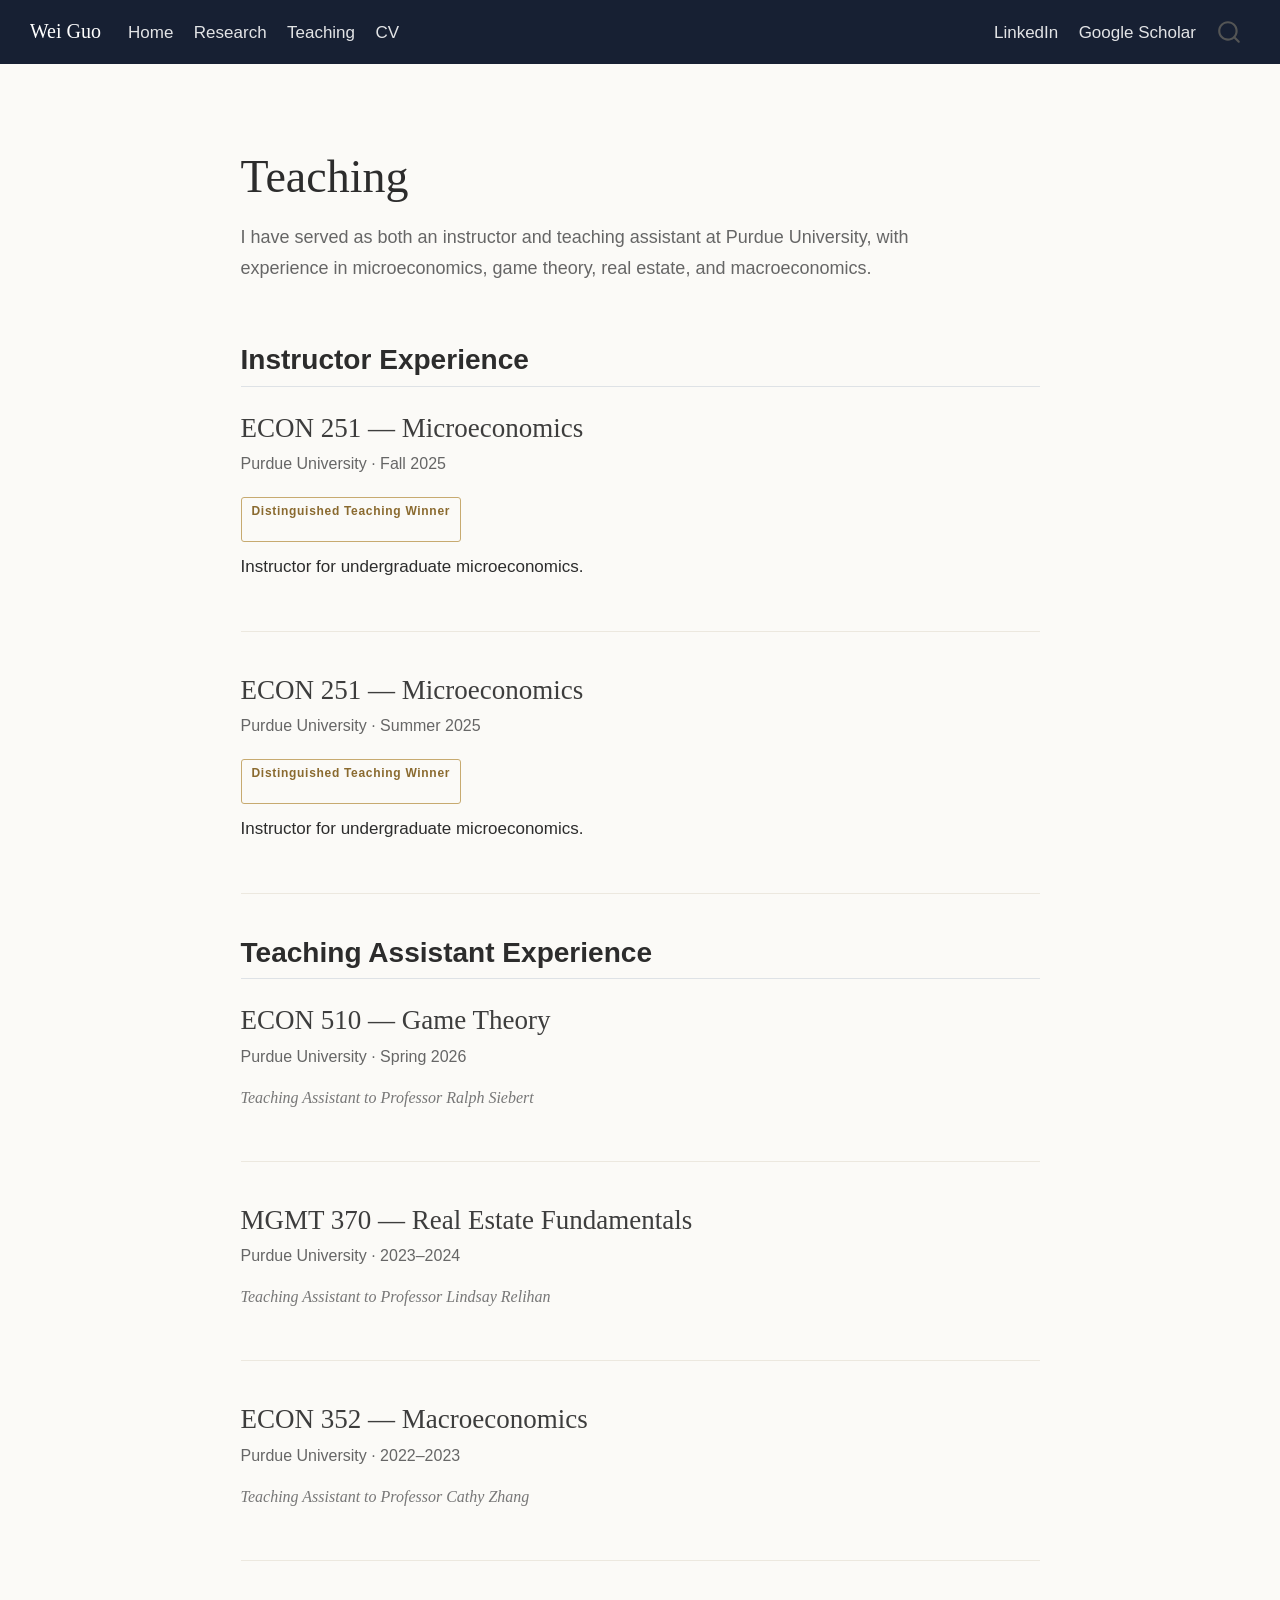
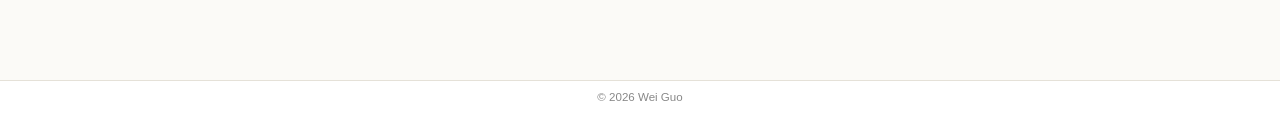
<file: docs/teaching.html>
<!DOCTYPE html>
<html xmlns="http://www.w3.org/1999/xhtml" lang="en" xml:lang="en"><head>

<meta charset="utf-8">
<meta name="generator" content="quarto-1.10.18">

<meta name="viewport" content="width=device-width, initial-scale=1.0, user-scalable=yes">


<title>Teaching – Wei Guo</title>
<style>
/* Default styles provided by pandoc.
** See https://pandoc.org/MANUAL.html#variables-for-html for config info.
*/
span.smallcaps{font-variant: small-caps;}
div.columns{display: flex; gap: 1.5em;}
div.column{flex: auto;}
@media screen {
div.columns{gap: min(4vw, 1.5em);}
div.column{overflow-x: auto;}
}
div.hanging-indent{margin-left: 1.5em; text-indent: -1.5em;}
ul.task-list{list-style: none;}
ul.task-list li input[type="checkbox"] {
  width: 0.8em;
  margin: 0 0.8em 0.2em -1em; /* quarto-specific, see https://github.com/quarto-dev/quarto-cli/issues/4556 */ 
  vertical-align: middle;
}
</style>


<script src="site_libs/quarto-nav/quarto-nav.js"></script>
<script src="site_libs/quarto-nav/headroom.min.js"></script>
<script src="site_libs/clipboard/clipboard.min.js"></script>
<script src="site_libs/quarto-search/autocomplete.umd.js"></script>
<script src="site_libs/quarto-search/fuse.min.js"></script>
<script src="site_libs/quarto-search/quarto-search.js"></script>
<meta name="quarto:offset" content="./">
<script src="site_libs/quarto-html/quarto.js" type="module"></script>
<script src="site_libs/quarto-html/tabsets/tabsets.js" type="module"></script>
<script src="site_libs/quarto-html/popper.min.js"></script>
<script src="site_libs/quarto-html/tippy.umd.min.js"></script>
<link href="site_libs/quarto-html/tippy.css" rel="stylesheet">
<link href="site_libs/quarto-html/quarto-syntax-highlighting-64a204ab8560d761af7679ceaba22944.css" rel="stylesheet" id="quarto-text-highlighting-styles">
<script src="site_libs/bootstrap/bootstrap.min.js"></script>
<link href="site_libs/bootstrap/bootstrap-icons.css" rel="stylesheet">
<link href="site_libs/bootstrap/bootstrap-1e1e4f9f09d3f588d6eb110a00621815.min.css" rel="stylesheet" append-hash="true" id="quarto-bootstrap" data-mode="light">
<script id="quarto-search-options" type="application/json">{
  "location": "navbar",
  "copy-button": false,
  "collapse-after": 3,
  "panel-placement": "end",
  "type": "overlay",
  "limit": 50,
  "keyboard-shortcut": [
    "f",
    "/",
    "s"
  ],
  "show-item-context": false,
  "language": {
    "search-no-results-text": "No results",
    "search-matching-documents-text": "matching documents",
    "search-copy-link-title": "Copy link to search",
    "search-hide-matches-text": "Hide additional matches",
    "search-more-match-text": "more match in this document",
    "search-more-matches-text": "more matches in this document",
    "search-clear-button-title": "Clear",
    "search-text-placeholder": "",
    "search-detached-cancel-button-title": "Cancel",
    "search-submit-button-title": "Submit",
    "search-label": "Search"
  }
}</script>
<style>html{ scroll-behavior: smooth; }</style>


<link rel="stylesheet" href="styles.css">
</head>

<body class="nav-fixed fullcontent quarto-light">

<div id="quarto-search-results"></div>
  <header id="quarto-header" class="headroom fixed-top">
    <nav class="navbar navbar-expand-lg " data-bs-theme="dark">
      <div class="navbar-container container-fluid">
      <div class="navbar-brand-container mx-auto">
    <a class="navbar-brand" href="./index.html">
    <span class="navbar-title">Wei Guo</span>
    </a>
  </div>
            <div id="quarto-search" class="" title="Search"></div>
          <button class="navbar-toggler" type="button" data-bs-toggle="collapse" data-bs-target="#navbarCollapse" aria-controls="navbarCollapse" role="menu" aria-expanded="false" aria-label="Toggle navigation" onclick="if (window.quartoToggleHeadroom) { window.quartoToggleHeadroom(); }">
  <span class="navbar-toggler-icon"></span>
</button>
          <div class="collapse navbar-collapse" id="navbarCollapse">
            <ul class="navbar-nav navbar-nav-scroll me-auto">
  <li class="nav-item">
    <a class="nav-link" href="./index.html"> 
<span class="menu-text">Home</span></a>
  </li>  
  <li class="nav-item">
    <a class="nav-link" href="./research.html"> 
<span class="menu-text">Research</span></a>
  </li>  
  <li class="nav-item">
    <a class="nav-link active" href="./teaching.html" aria-current="page"> 
<span class="menu-text">Teaching</span></a>
  </li>  
  <li class="nav-item">
    <a class="nav-link" href="./cv.html"> 
<span class="menu-text">CV</span></a>
  </li>  
</ul>
            <ul class="navbar-nav navbar-nav-scroll ms-auto">
  <li class="nav-item">
    <a class="nav-link" href="https://www.linkedin.com/in/wei-guo-b90880364/"> 
<span class="menu-text">LinkedIn</span></a>
  </li>  
  <li class="nav-item">
    <a class="nav-link" href="https://scholar.google.com/citations?user=JTBf1YQAAAAJ&amp;hl=zh-CN"> 
<span class="menu-text">Google Scholar</span></a>
  </li>  
</ul>
          </div> <!-- /navcollapse -->
            <div class="quarto-navbar-tools">
</div>
      </div> <!-- /container-fluid -->
    </nav>
</header>
<!-- content -->
<div id="quarto-content" class="quarto-container page-columns page-rows-contents page-layout-article page-navbar">
<!-- sidebar -->
<!-- margin-sidebar -->
    
<!-- main -->
<main class="content" id="quarto-document-content"><header id="title-block-header" class="quarto-title-block"><h1 class="title display-7">Teaching</h1></header>

<header id="title-block-header">


</header>


<section id="teaching" class="level1 page-header">
<h1>Teaching</h1>
<p>I have served as both an instructor and teaching assistant at Purdue University, with experience in microeconomics, game theory, real estate, and macroeconomics.</p>
</section>
<section id="instructor-experience" class="level2">
<h2 data-anchor-id="instructor-experience">Instructor Experience</h2>
<section id="econ-251-microeconomics" class="level3 teaching-entry">
<h3 data-anchor-id="econ-251-microeconomics">ECON 251 — Microeconomics</h3>
<div class="teaching-meta">
<p>Purdue University · Fall 2025</p>
</div>
<div class="teaching-award">
<p>Distinguished Teaching Winner</p>
</div>
<p>Instructor for undergraduate microeconomics.</p>
</section>
<section id="econ-251-microeconomics-1" class="level3 teaching-entry">
<h3 data-anchor-id="econ-251-microeconomics-1">ECON 251 — Microeconomics</h3>
<div class="teaching-meta">
<p>Purdue University · Summer 2025</p>
</div>
<div class="teaching-award">
<p>Distinguished Teaching Winner</p>
</div>
<p>Instructor for undergraduate microeconomics.</p>
</section>
</section>
<section id="teaching-assistant-experience" class="level2">
<h2 data-anchor-id="teaching-assistant-experience">Teaching Assistant Experience</h2>
<section id="econ-510-game-theory" class="level3 teaching-entry">
<h3 data-anchor-id="econ-510-game-theory">ECON 510 — Game Theory</h3>
<div class="teaching-meta">
<p>Purdue University · Spring 2026</p>
</div>
<div class="teaching-instructor">
<p>Teaching Assistant to Professor Ralph Siebert</p>
</div>
</section>
<section id="mgmt-370-real-estate-fundamentals" class="level3 teaching-entry">
<h3 data-anchor-id="mgmt-370-real-estate-fundamentals">MGMT 370 — Real Estate Fundamentals</h3>
<div class="teaching-meta">
<p>Purdue University · 2023–2024</p>
</div>
<div class="teaching-instructor">
<p>Teaching Assistant to Professor Lindsay Relihan</p>
</div>
</section>
<section id="econ-352-macroeconomics" class="level3 teaching-entry">
<h3 data-anchor-id="econ-352-macroeconomics">ECON 352 — Macroeconomics</h3>
<div class="teaching-meta">
<p>Purdue University · 2022–2023</p>
</div>
<div class="teaching-instructor">
<p>Teaching Assistant to Professor Cathy Zhang</p>
</div>
</section>


</section>

</main> <!-- /main -->
<script id="quarto-html-after-body" type="application/javascript">
  window.document.addEventListener("DOMContentLoaded", function (event) {
    const isCodeAnnotation = (el) => {
      for (const clz of el.classList) {
        if (clz.startsWith('code-annotation-')) {                     
          return true;
        }
      }
      return false;
    }
    const onCopySuccess = function(e) {
      // button target
      const button = e.trigger;
      // don't keep focus
      button.blur();
      // flash "checked"
      button.classList.add('code-copy-button-checked');
      var currentTitle = button.getAttribute("title");
      button.setAttribute("title", "Copied!");
      let tooltip;
      if (window.bootstrap) {
        button.setAttribute("data-bs-toggle", "tooltip");
        button.setAttribute("data-bs-placement", "left");
        button.setAttribute("data-bs-title", "Copied!");
        tooltip = new bootstrap.Tooltip(button, 
          { trigger: "manual", 
            customClass: "code-copy-button-tooltip",
            offset: [0, -8]});
        tooltip.show();    
      }
      setTimeout(function() {
        if (tooltip) {
          tooltip.hide();
          button.removeAttribute("data-bs-title");
          button.removeAttribute("data-bs-toggle");
          button.removeAttribute("data-bs-placement");
        }
        button.setAttribute("title", currentTitle);
        button.classList.remove('code-copy-button-checked');
      }, 1000);
      // clear code selection
      e.clearSelection();
    }
    const getTextToCopy = function(trigger) {
      const outerScaffold = trigger.parentElement.cloneNode(true);
      const codeEl = outerScaffold.querySelector('code');
      for (const childEl of codeEl.children) {
        if (isCodeAnnotation(childEl)) {
          childEl.remove();
        }
      }
      return codeEl.innerText;
    }
    const clipboard = new window.ClipboardJS('.code-copy-button:not([data-in-quarto-modal])', {
      text: getTextToCopy
    });
    clipboard.on('success', onCopySuccess);
    if (window.document.getElementById('quarto-embedded-source-code-modal')) {
      const clipboardModal = new window.ClipboardJS('.code-copy-button[data-in-quarto-modal]', {
        text: getTextToCopy,
        container: window.document.getElementById('quarto-embedded-source-code-modal')
      });
      clipboardModal.on('success', onCopySuccess);
    }
      var localhostRegex = new RegExp(/^(?:http|https):\/\/localhost\:?[0-9]*\//);
      var mailtoRegex = new RegExp(/^mailto:/);
        var filterRegex = new RegExp('/' + window.location.host + '/');
      var isInternal = (href) => {
          return filterRegex.test(href) || localhostRegex.test(href) || mailtoRegex.test(href);
      }
      // Inspect non-navigation links and adorn them if external
     var links = window.document.querySelectorAll('a[href]:not(.nav-link):not(.navbar-brand):not(.toc-action):not(.sidebar-link):not(.sidebar-item-toggle):not(.pagination-link):not(.no-external):not([aria-hidden]):not(.dropdown-item):not(.quarto-navigation-tool):not(.about-link)');
      for (var i=0; i<links.length; i++) {
        const link = links[i];
        if (!isInternal(link.href)) {
          // undo the damage that might have been done by quarto-nav.js in the case of
          // links that we want to consider external
          if (link.dataset.originalHref !== undefined) {
            link.href = link.dataset.originalHref;
          }
        }
      }
    function tippyHover(el, contentFn, onTriggerFn, onUntriggerFn) {
      const config = {
        allowHTML: true,
        maxWidth: 500,
        delay: 100,
        arrow: false,
        appendTo: function(el) {
            return el.parentElement;
        },
        interactive: true,
        interactiveBorder: 10,
        theme: 'quarto',
        placement: 'bottom-start',
      };
      if (contentFn) {
        config.content = contentFn;
      }
      if (onTriggerFn) {
        config.onTrigger = onTriggerFn;
      }
      if (onUntriggerFn) {
        config.onUntrigger = onUntriggerFn;
      }
      window.tippy(el, config); 
    }
    const noterefs = window.document.querySelectorAll('a[role="doc-noteref"]');
    for (var i=0; i<noterefs.length; i++) {
      const ref = noterefs[i];
      tippyHover(ref, function() {
        // use id or data attribute instead here
        let href = ref.getAttribute('data-footnote-href') || ref.getAttribute('href');
        try { href = new URL(href).hash; } catch {}
        const id = href.replace(/^#\/?/, "");
        const note = window.document.getElementById(id);
        if (note) {
          return note.innerHTML;
        } else {
          return "";
        }
      });
    }
    const xrefs = window.document.querySelectorAll('a.quarto-xref');
    const processXRef = (id, note) => {
      // Strip column container classes
      const stripColumnClz = (el) => {
        el.classList.remove("page-full", "page-columns");
        if (el.children) {
          for (const child of el.children) {
            stripColumnClz(child);
          }
        }
      }
      stripColumnClz(note)
      if (id === null || id.startsWith('sec-')) {
        // Special case sections, only their first couple elements
        const container = document.createElement("div");
        if (note.children && note.children.length > 2) {
          container.appendChild(note.children[0].cloneNode(true));
          for (let i = 1; i < note.children.length; i++) {
            const child = note.children[i];
            if (child.tagName === "P" && child.innerText === "") {
              continue;
            } else {
              container.appendChild(child.cloneNode(true));
              break;
            }
          }
          if (window.Quarto?.typesetMath) {
            window.Quarto.typesetMath(container);
          }
          return container.innerHTML
        } else {
          if (window.Quarto?.typesetMath) {
            window.Quarto.typesetMath(note);
          }
          return note.innerHTML;
        }
      } else {
        // Remove any anchor links if they are present
        const anchorLink = note.querySelector('a.anchorjs-link');
        if (anchorLink) {
          anchorLink.remove();
        }
        if (window.Quarto?.typesetMath) {
          window.Quarto.typesetMath(note);
        }
        if (note.classList.contains("callout")) {
          return note.outerHTML;
        } else {
          return note.innerHTML;
        }
      }
    }
    for (var i=0; i<xrefs.length; i++) {
      const xref = xrefs[i];
      tippyHover(xref, undefined, function(instance) {
        instance.disable();
        let url = xref.getAttribute('href');
        let hash = undefined; 
        if (url.startsWith('#')) {
          hash = url;
        } else {
          try { hash = new URL(url).hash; } catch {}
        }
        if (hash) {
          const id = hash.replace(/^#\/?/, "");
          const note = window.document.getElementById(id);
          if (note !== null) {
            try {
              const html = processXRef(id, note.cloneNode(true));
              instance.setContent(html);
            } finally {
              instance.enable();
              instance.show();
            }
          } else {
            // See if we can fetch this
            fetch(url.split('#')[0])
            .then(res => res.text())
            .then(html => {
              const parser = new DOMParser();
              const htmlDoc = parser.parseFromString(html, "text/html");
              const note = htmlDoc.getElementById(id);
              if (note !== null) {
                const html = processXRef(id, note);
                instance.setContent(html);
              } 
            }).finally(() => {
              instance.enable();
              instance.show();
            });
          }
        } else {
          // See if we can fetch a full url (with no hash to target)
          // This is a special case and we should probably do some content thinning / targeting
          fetch(url)
          .then(res => res.text())
          .then(html => {
            const parser = new DOMParser();
            const htmlDoc = parser.parseFromString(html, "text/html");
            const note = htmlDoc.querySelector('main.content');
            if (note !== null) {
              // This should only happen for chapter cross references
              // (since there is no id in the URL)
              // remove the first header
              if (note.children.length > 0 && note.children[0].tagName === "HEADER") {
                note.children[0].remove();
              }
              const html = processXRef(null, note);
              instance.setContent(html);
            } 
          }).finally(() => {
            instance.enable();
            instance.show();
          });
        }
      }, function(instance) {
      });
    }
        let selectedAnnoteEl;
        const selectorForAnnotation = ( cell, annotation) => {
          let cellAttr = 'data-code-cell="' + cell + '"';
          let lineAttr = 'data-code-annotation="' +  annotation + '"';
          const selector = 'span[' + cellAttr + '][' + lineAttr + ']';
          return selector;
        }
        const selectCodeLines = (annoteEl) => {
          const doc = window.document;
          const targetCell = annoteEl.getAttribute("data-target-cell");
          const targetAnnotation = annoteEl.getAttribute("data-target-annotation");
          const annoteSpan = window.document.querySelector(selectorForAnnotation(targetCell, targetAnnotation));
          const lines = annoteSpan.getAttribute("data-code-lines").split(",");
          const lineIds = lines.map((line) => {
            return targetCell + "-" + line;
          })
          let top = null;
          let height = null;
          let parent = null;
          if (lineIds.length > 0) {
              //compute the position of the single el (top and bottom and make a div)
              const el = window.document.getElementById(lineIds[0]);
              top = el.offsetTop;
              height = el.offsetHeight;
              parent = el.parentElement.parentElement;
            if (lineIds.length > 1) {
              const lastEl = window.document.getElementById(lineIds[lineIds.length - 1]);
              const bottom = lastEl.offsetTop + lastEl.offsetHeight;
              height = bottom - top;
            }
            if (top !== null && height !== null && parent !== null) {
              // cook up a div (if necessary) and position it 
              let div = window.document.getElementById("code-annotation-line-highlight");
              if (div === null) {
                div = window.document.createElement("div");
                div.setAttribute("id", "code-annotation-line-highlight");
                div.style.position = 'absolute';
                parent.appendChild(div);
              }
              div.style.top = top - 2 + "px";
              div.style.height = height + 4 + "px";
              div.style.left = 0;
              let gutterDiv = window.document.getElementById("code-annotation-line-highlight-gutter");
              if (gutterDiv === null) {
                gutterDiv = window.document.createElement("div");
                gutterDiv.setAttribute("id", "code-annotation-line-highlight-gutter");
                gutterDiv.style.position = 'absolute';
                const codeCell = window.document.getElementById(targetCell);
                const gutter = codeCell.querySelector('.code-annotation-gutter');
                gutter.appendChild(gutterDiv);
              }
              gutterDiv.style.top = top - 2 + "px";
              gutterDiv.style.height = height + 4 + "px";
            }
            selectedAnnoteEl = annoteEl;
          }
        };
        const unselectCodeLines = () => {
          const elementsIds = ["code-annotation-line-highlight", "code-annotation-line-highlight-gutter"];
          elementsIds.forEach((elId) => {
            const div = window.document.getElementById(elId);
            if (div) {
              div.remove();
            }
          });
          selectedAnnoteEl = undefined;
        };
          // Handle positioning of the toggle
      window.addEventListener(
        "resize",
        throttle(() => {
          elRect = undefined;
          if (selectedAnnoteEl) {
            selectCodeLines(selectedAnnoteEl);
          }
        }, 10)
      );
      function throttle(fn, ms) {
      let throttle = false;
      let timer;
        return (...args) => {
          if(!throttle) { // first call gets through
              fn.apply(this, args);
              throttle = true;
          } else { // all the others get throttled
              if(timer) clearTimeout(timer); // cancel #2
              timer = setTimeout(() => {
                fn.apply(this, args);
                timer = throttle = false;
              }, ms);
          }
        };
      }
        // Attach click handler to the DT
        const annoteDls = window.document.querySelectorAll('dt[data-target-cell]');
        for (const annoteDlNode of annoteDls) {
          annoteDlNode.addEventListener('click', (event) => {
            const clickedEl = event.target;
            if (clickedEl !== selectedAnnoteEl) {
              unselectCodeLines();
              const activeEl = window.document.querySelector('dt[data-target-cell].code-annotation-active');
              if (activeEl) {
                activeEl.classList.remove('code-annotation-active');
              }
              selectCodeLines(clickedEl);
              clickedEl.classList.add('code-annotation-active');
            } else {
              // Unselect the line
              unselectCodeLines();
              clickedEl.classList.remove('code-annotation-active');
            }
          });
        }
    const findCites = (el) => {
      const parentEl = el.parentElement;
      if (parentEl) {
        const cites = parentEl.dataset.cites;
        if (cites) {
          return {
            el,
            cites: cites.split(' ')
          };
        } else {
          return findCites(el.parentElement)
        }
      } else {
        return undefined;
      }
    };
    var bibliorefs = window.document.querySelectorAll('a[role="doc-biblioref"]');
    for (var i=0; i<bibliorefs.length; i++) {
      const ref = bibliorefs[i];
      const citeInfo = findCites(ref);
      if (citeInfo) {
        tippyHover(citeInfo.el, function() {
          var popup = window.document.createElement('div');
          citeInfo.cites.forEach(function(cite) {
            var citeDiv = window.document.createElement('div');
            citeDiv.classList.add('hanging-indent');
            citeDiv.classList.add('csl-entry');
            var biblioDiv = window.document.getElementById('ref-' + cite);
            if (biblioDiv) {
              citeDiv.innerHTML = biblioDiv.innerHTML;
            }
            popup.appendChild(citeDiv);
          });
          return popup.innerHTML;
        });
      }
    }
  });
  </script>
</div> <!-- /content -->
<footer class="footer">
  <div class="nav-footer">
    <div class="nav-footer-left">
      &nbsp;
    </div>   
    <div class="nav-footer-center">
<p>© 2026 Wei Guo</p>
</div>
    <div class="nav-footer-right">
      &nbsp;
    </div>
  </div>
</footer>




<script src="site_libs/quarto-html/zenscroll-min.js"></script>
</body></html>
</file>
<file: docs/site_libs/quarto-html/tippy.css>
.tippy-box[data-animation=fade][data-state=hidden]{opacity:0}[data-tippy-root]{max-width:calc(100vw - 10px)}.tippy-box{position:relative;background-color:#333;color:#fff;border-radius:4px;font-size:14px;line-height:1.4;white-space:normal;outline:0;transition-property:transform,visibility,opacity}.tippy-box[data-placement^=top]>.tippy-arrow{bottom:0}.tippy-box[data-placement^=top]>.tippy-arrow:before{bottom:-7px;left:0;border-width:8px 8px 0;border-top-color:initial;transform-origin:center top}.tippy-box[data-placement^=bottom]>.tippy-arrow{top:0}.tippy-box[data-placement^=bottom]>.tippy-arrow:before{top:-7px;left:0;border-width:0 8px 8px;border-bottom-color:initial;transform-origin:center bottom}.tippy-box[data-placement^=left]>.tippy-arrow{right:0}.tippy-box[data-placement^=left]>.tippy-arrow:before{border-width:8px 0 8px 8px;border-left-color:initial;right:-7px;transform-origin:center left}.tippy-box[data-placement^=right]>.tippy-arrow{left:0}.tippy-box[data-placement^=right]>.tippy-arrow:before{left:-7px;border-width:8px 8px 8px 0;border-right-color:initial;transform-origin:center right}.tippy-box[data-inertia][data-state=visible]{transition-timing-function:cubic-bezier(.54,1.5,.38,1.11)}.tippy-arrow{width:16px;height:16px;color:#333}.tippy-arrow:before{content:"";position:absolute;border-color:transparent;border-style:solid}.tippy-content{position:relative;padding:5px 9px;z-index:1}
</file>
<file: docs/site_libs/quarto-html/quarto-syntax-highlighting-64a204ab8560d761af7679ceaba22944.css>
/* quarto syntax highlight colors */
:root {
  --quarto-hl-ot-color: #003B4F;
  --quarto-hl-at-color: #657422;
  --quarto-hl-ss-color: #20794D;
  --quarto-hl-an-color: #5E5E5E;
  --quarto-hl-fu-color: #4758AB;
  --quarto-hl-st-color: #20794D;
  --quarto-hl-cf-color: #003B4F;
  --quarto-hl-op-color: #5E5E5E;
  --quarto-hl-er-color: #AD0000;
  --quarto-hl-bn-color: #AD0000;
  --quarto-hl-al-color: #AD0000;
  --quarto-hl-va-color: #111111;
  --quarto-hl-bu-color: inherit;
  --quarto-hl-ex-color: inherit;
  --quarto-hl-pp-color: #AD0000;
  --quarto-hl-in-color: #5E5E5E;
  --quarto-hl-vs-color: #20794D;
  --quarto-hl-wa-color: #5E5E5E;
  --quarto-hl-do-color: #5E5E5E;
  --quarto-hl-im-color: #00769E;
  --quarto-hl-ch-color: #20794D;
  --quarto-hl-dt-color: #AD0000;
  --quarto-hl-fl-color: #AD0000;
  --quarto-hl-co-color: #5E5E5E;
  --quarto-hl-cv-color: #5E5E5E;
  --quarto-hl-cn-color: #8f5902;
  --quarto-hl-sc-color: #5E5E5E;
  --quarto-hl-dv-color: #AD0000;
  --quarto-hl-kw-color: #003B4F;
}

/* other quarto variables */
:root {
  --quarto-font-monospace: SFMono-Regular, Menlo, Monaco, Consolas, "Liberation Mono", "Courier New", monospace;
}

/* syntax highlight based on Pandoc's rules */
pre > code.sourceCode > span {
  color: #003B4F;
}

code.sourceCode > span {
  color: #003B4F;
}

div.sourceCode,
div.sourceCode pre.sourceCode {
  color: #003B4F;
}

/* Normal */
code span {
  color: #003B4F;
}

/* Alert */
code span.al {
  color: #AD0000;
  font-style: inherit;
}

/* Annotation */
code span.an {
  color: #5E5E5E;
  font-style: inherit;
}

/* Attribute */
code span.at {
  color: #657422;
  font-style: inherit;
}

/* BaseN */
code span.bn {
  color: #AD0000;
  font-style: inherit;
}

/* BuiltIn */
code span.bu {
  font-style: inherit;
}

/* ControlFlow */
code span.cf {
  color: #003B4F;
  font-weight: bold;
  font-style: inherit;
}

/* Char */
code span.ch {
  color: #20794D;
  font-style: inherit;
}

/* Constant */
code span.cn {
  color: #8f5902;
  font-style: inherit;
}

/* Comment */
code span.co {
  color: #5E5E5E;
  font-style: inherit;
}

/* CommentVar */
code span.cv {
  color: #5E5E5E;
  font-style: italic;
}

/* Documentation */
code span.do {
  color: #5E5E5E;
  font-style: italic;
}

/* DataType */
code span.dt {
  color: #AD0000;
  font-style: inherit;
}

/* DecVal */
code span.dv {
  color: #AD0000;
  font-style: inherit;
}

/* Error */
code span.er {
  color: #AD0000;
  font-style: inherit;
}

/* Extension */
code span.ex {
  font-style: inherit;
}

/* Float */
code span.fl {
  color: #AD0000;
  font-style: inherit;
}

/* Function */
code span.fu {
  color: #4758AB;
  font-style: inherit;
}

/* Import */
code span.im {
  color: #00769E;
  font-style: inherit;
}

/* Information */
code span.in {
  color: #5E5E5E;
  font-style: inherit;
}

/* Keyword */
code span.kw {
  color: #003B4F;
  font-weight: bold;
  font-style: inherit;
}

/* Operator */
code span.op {
  color: #5E5E5E;
  font-style: inherit;
}

/* Other */
code span.ot {
  color: #003B4F;
  font-style: inherit;
}

/* Preprocessor */
code span.pp {
  color: #AD0000;
  font-style: inherit;
}

/* SpecialChar */
code span.sc {
  color: #5E5E5E;
  font-style: inherit;
}

/* SpecialString */
code span.ss {
  color: #20794D;
  font-style: inherit;
}

/* String */
code span.st {
  color: #20794D;
  font-style: inherit;
}

/* Variable */
code span.va {
  color: #111111;
  font-style: inherit;
}

/* VerbatimString */
code span.vs {
  color: #20794D;
  font-style: inherit;
}

/* Warning */
code span.wa {
  color: #5E5E5E;
  font-style: italic;
}

.prevent-inlining {
  content: "</";
}

/*# sourceMappingURL=9d8d5bb603a83b8298b89080a598c93b.css.map */
</file>
<file: docs/styles.css>
/* =====================================================
   GLOBAL
===================================================== */

body {
  background-color: #fbfaf7;
  color: #2c2c2c;
  font-family: -apple-system, BlinkMacSystemFont,
               "Segoe UI", Arial, sans-serif;
}

.quarto-title-block {
  display: none;
}

main {
  font-size: 17px;
}


/* =====================================================
   NAVBAR
===================================================== */

.navbar {
  background-color: #172033 !important;
  border-bottom: none;
  padding-top: 10px;
  padding-bottom: 10px;
}

.navbar-title {
  font-family: Georgia, "Times New Roman", serif;
  font-size: 20px;
  font-weight: 500;
  color: white !important;
}

.navbar-nav .nav-link {
  color: rgba(255,255,255,0.88) !important;
}

.navbar-nav .nav-link:hover {
  color: #d1ad67 !important;
}


/* =====================================================
   HOMEPAGE BANNER
===================================================== */

.name-banner {
  width: 100%;
  min-height: 380px;

  display: flex;
  flex-direction: column;
  align-items: center;
  justify-content: center;

  text-align: center;

  background-image:
    linear-gradient(
      rgba(5, 15, 30, 0.16),
      rgba(5, 15, 30, 0.16)
    ),
    url("banner.png");

  background-size: cover;
  background-position: center;
  background-repeat: no-repeat;

  color: white;
}

.banner-name {
  font-family: Georgia, "Times New Roman", serif;
  font-size: 72px;
  font-weight: 400;
  letter-spacing: 1.5px;

  margin-bottom: 18px;

  color: #ffffff;
}

.banner-subtitle {
  font-size: 16px;
  letter-spacing: 2.5px;
  text-transform: uppercase;

  color: #d8b36a;
}




/* =====================================================
   HOMEPAGE MAIN
===================================================== */

.homepage-main {
  max-width: 1250px;
  margin: 0 auto;
  padding: 55px 40px 85px 40px;

  display: grid;
  grid-template-columns: 48% 52%;
  gap: 65px;

  align-items: center;
}

.homepage-photo {
  display: flex;
  justify-content: center;
}

.profile-photo {
  width: 100%;
  max-width: 560px;
  height: 650px;

  object-fit: cover;
  object-position: center top;

  border-radius: 4px;

  box-shadow:
    0 16px 38px rgba(0,0,0,0.16);
}

.homepage-about {
  padding-top: 12px;

  font-family: Georgia, "Times New Roman", serif;
  font-size: 18px;
  line-height: 1.85;
}

.homepage-about h2 {
  font-family: Georgia, "Times New Roman", serif;
  color: #946f31;
  font-size: 27px;
  font-weight: 500;

  margin-top: 0;
  margin-bottom: 28px;
}

.homepage-about p {
  margin-bottom: 22px;
}

.intro-link {
  color: #8a672d;
  text-decoration: none;
  font-weight: 500;
}

.intro-link:hover {
  color: #b28a45;
  text-decoration: underline;
}


/* =====================================================
   COMMON PAGE HEADER
===================================================== */

.page-header {
  max-width: 900px;
  margin: 55px auto 60px auto;
}

.page-header h1 {
  font-family: Georgia, "Times New Roman", serif;
  font-size: 46px;
  font-weight: 500;

  margin-bottom: 18px;
}

.page-header p {
  max-width: 760px;

  color: #666;
  font-size: 18px;
  line-height: 1.7;
}


/* =====================================================
   SECTION HEADINGS
===================================================== */

#quarto-document-content > h2 {
  max-width: 900px;
  margin: 68px auto 35px auto;

  font-size: 14px;
  font-weight: 700;

  letter-spacing: 2px;
  text-transform: uppercase;

  color: #9b7b3e;

  border-bottom: 1px solid #ddd7cb;
  padding-bottom: 12px;
}


/* =====================================================
   RESEARCH PAGE
===================================================== */

.paper-entry {
  max-width: 900px;

  margin: 0 auto 55px auto;
  padding-bottom: 42px;

  border-bottom: 1px solid #ece8df;
}

.paper-entry h3 {
  font-family: Georgia, "Times New Roman", serif;

  font-size: 27px;
  font-weight: 500;
  line-height: 1.35;

  color: #292929;

  margin-bottom: 10px;
}

.paper-entry p {
  font-size: 17px;
  line-height: 1.72;

  color: #3d3d3d;
}

.coauthor-line {
  font-family: Georgia, "Times New Roman", serif;
  font-style: italic;

  color: #707070;

  font-size: 16.5px;

  margin-top: 3px;
  margin-bottom: 8px;
}

.journal-line {
  font-family: Georgia, "Times New Roman", serif;
  font-style: italic;

  color: #555;

  font-size: 16.5px;

  margin-bottom: 18px;
}

.jmp-paper {
  border-left: 3px solid #9b7b3e;
  padding-left: 26px;
}

.paper-status {
  display: inline-block;

  font-size: 11px;
  font-weight: 700;

  letter-spacing: 1.4px;

  color: #9b7b3e;

  margin-bottom: 14px;
}

.draft-note {
  font-family: Georgia, "Times New Roman", serif;
  font-style: italic;

  color: #888;
  font-size: 15px;

  margin-top: 8px;
}


/* =====================================================
   TEACHING PAGE
===================================================== */

.teaching-entry {
  max-width: 900px;

  margin: 0 auto 42px auto;
  padding-bottom: 34px;

  border-bottom: 1px solid #ece8df;
}

.teaching-entry h3 {
  font-family: Georgia, "Times New Roman", serif;

  font-size: 27px;
  font-weight: 500;

  color: #292929;

  margin-bottom: 8px;
}

.teaching-meta {
  color: #666;
  font-size: 16px;

  margin-bottom: 8px;
}

.teaching-instructor {
  font-family: Georgia, "Times New Roman", serif;
  font-style: italic;

  color: #777;
  font-size: 16px;

  margin-bottom: 10px;
}

.teaching-award {
  display: inline-block;

  padding: 4px 10px;

  border: 1px solid #c7aa70;
  border-radius: 3px;

  color: #8a6a2f;

  font-size: 12px;
  font-weight: 600;
  letter-spacing: 0.7px;

  margin-top: 4px;
  margin-bottom: 12px;
}


/* =====================================================
   CV PAGE
===================================================== */

.cv-box {
  max-width: 900px;

  margin: 0 auto 80px auto;

  padding: 38px 42px;

  background-color: #f5f1e8;

  border-left: 3px solid #9b7b3e;
}

.cv-box h2 {
  font-family: Georgia, "Times New Roman", serif;

  font-size: 28px;
  font-weight: 500;

  margin-top: 0;
  margin-bottom: 12px;
}

.cv-box p {
  font-size: 17px;
  line-height: 1.7;
}

.cv-box .btn-primary {
  margin-top: 12px;

  background-color: #9b7b3e;
  border-color: #9b7b3e;

  color: white;
}

.cv-box .btn-primary:hover {
  background-color: #80632f;
  border-color: #80632f;
}


/* =====================================================
   FOOTER
===================================================== */

.nav-footer {
  border-top: 1px solid #e5e1d8;

  font-size: 14px;
  color: #888;
}


/* =====================================================
   MOBILE
===================================================== */

/* =====================================================
   MOBILE
===================================================== */

@media (max-width: 800px) {

  /* ---------- Banner ---------- */

  .name-banner {
    width: 100%;
    min-height: 260px;

    display: flex;
    flex-direction: column;
    align-items: center;
    justify-content: center;

    padding: 45px 20px;

    background-size: cover;
    background-position: center;
    background-repeat: no-repeat;
  }

  .banner-name {
    font-size: 50px;
    line-height: 1.1;
    margin-bottom: 14px;
  }

  .banner-subtitle {
    font-size: 13px;
    letter-spacing: 2px;
    line-height: 1.5;
    text-align: center;
  }


  /* ---------- Homepage ---------- */

  .homepage-main {
    grid-template-columns: 1fr;

    gap: 35px;

    padding: 40px 24px 65px 24px;
  }

  .homepage-photo {
    justify-content: center;
  }

  .profile-photo {
    width: 100%;
    max-width: 430px;
    height: auto;

    object-fit: cover;

    margin: 0 auto;
  }

  .homepage-about {
    padding-top: 0;

    font-size: 17px;
    line-height: 1.75;
  }

  .homepage-about h2 {
    font-size: 25px;
    line-height: 1.3;

    margin-bottom: 22px;
  }


  /* ---------- General page headers ---------- */

  .page-header {
    margin: 40px 24px 45px 24px;
  }

  .page-header h1 {
    font-size: 38px;
  }

  .page-header p {
    font-size: 17px;
  }


  /* ---------- Section headings ---------- */

  #quarto-document-content > h2 {
    margin-left: 24px;
    margin-right: 24px;

    font-size: 13px;
    letter-spacing: 1.7px;
  }


  /* ---------- Research ---------- */

  .paper-entry {
    margin-left: 24px;
    margin-right: 24px;

    padding-bottom: 35px;
  }

  .paper-entry h3 {
    font-size: 24px;
    line-height: 1.35;
  }

  .paper-entry p {
    font-size: 16.5px;
    line-height: 1.7;
  }

  .coauthor-line,
  .journal-line {
    font-size: 16px;
  }

  .jmp-paper {
    padding-left: 18px;
  }
/* =====================================================
   RESEARCH BANNER
===================================================== */

.research-banner {
  width: 100%;
  min-height: 300px;

  display: flex;
  align-items: center;
  justify-content: center;

  text-align: center;

  background-image:
    linear-gradient(
      rgba(5, 15, 30, 0.15),
      rgba(5, 15, 30, 0.15)
    ),
    url("banner.png");

  background-size: cover;
  background-position: center;
  background-repeat: no-repeat;

  margin-bottom: 55px;
}

.research-banner-title {
  font-family: Georgia, "Times New Roman", serif;

  font-size: 64px;
  font-weight: 400;

  color: #ffffff;

  letter-spacing: 1px;
}
.research-banner {
  min-height: 220px;
  background-position: center;
}

.research-banner-title {
  font-size: 46px;
}
  /* ---------- Teaching ---------- */

  .teaching-entry {
    margin-left: 24px;
    margin-right: 24px;
  }

  .teaching-entry h3 {
    font-size: 24px;
  }

  .teaching-meta,
  .teaching-instructor {
    font-size: 15.5px;
  }


  /* ---------- CV ---------- */

  .cv-box {
    margin-left: 24px;
    margin-right: 24px;

    padding: 28px 24px;
  }

  .cv-box h2 {
    font-size: 25px;
  }


  /* ---------- Navbar ---------- */

  .navbar-title {
    font-size: 18px;
  }

  .navbar-nav .nav-link {
    font-size: 15px;
  }

}
.homepage-about a.intro-link,
.homepage-about a.intro-link:visited {
  color: #8a672d !important;
  text-decoration: none !important;
  font-weight: 500;
}

.homepage-about a.intro-link:hover {
  color: #b28a45 !important;
  text-decoration: underline !important;
}
</file>
